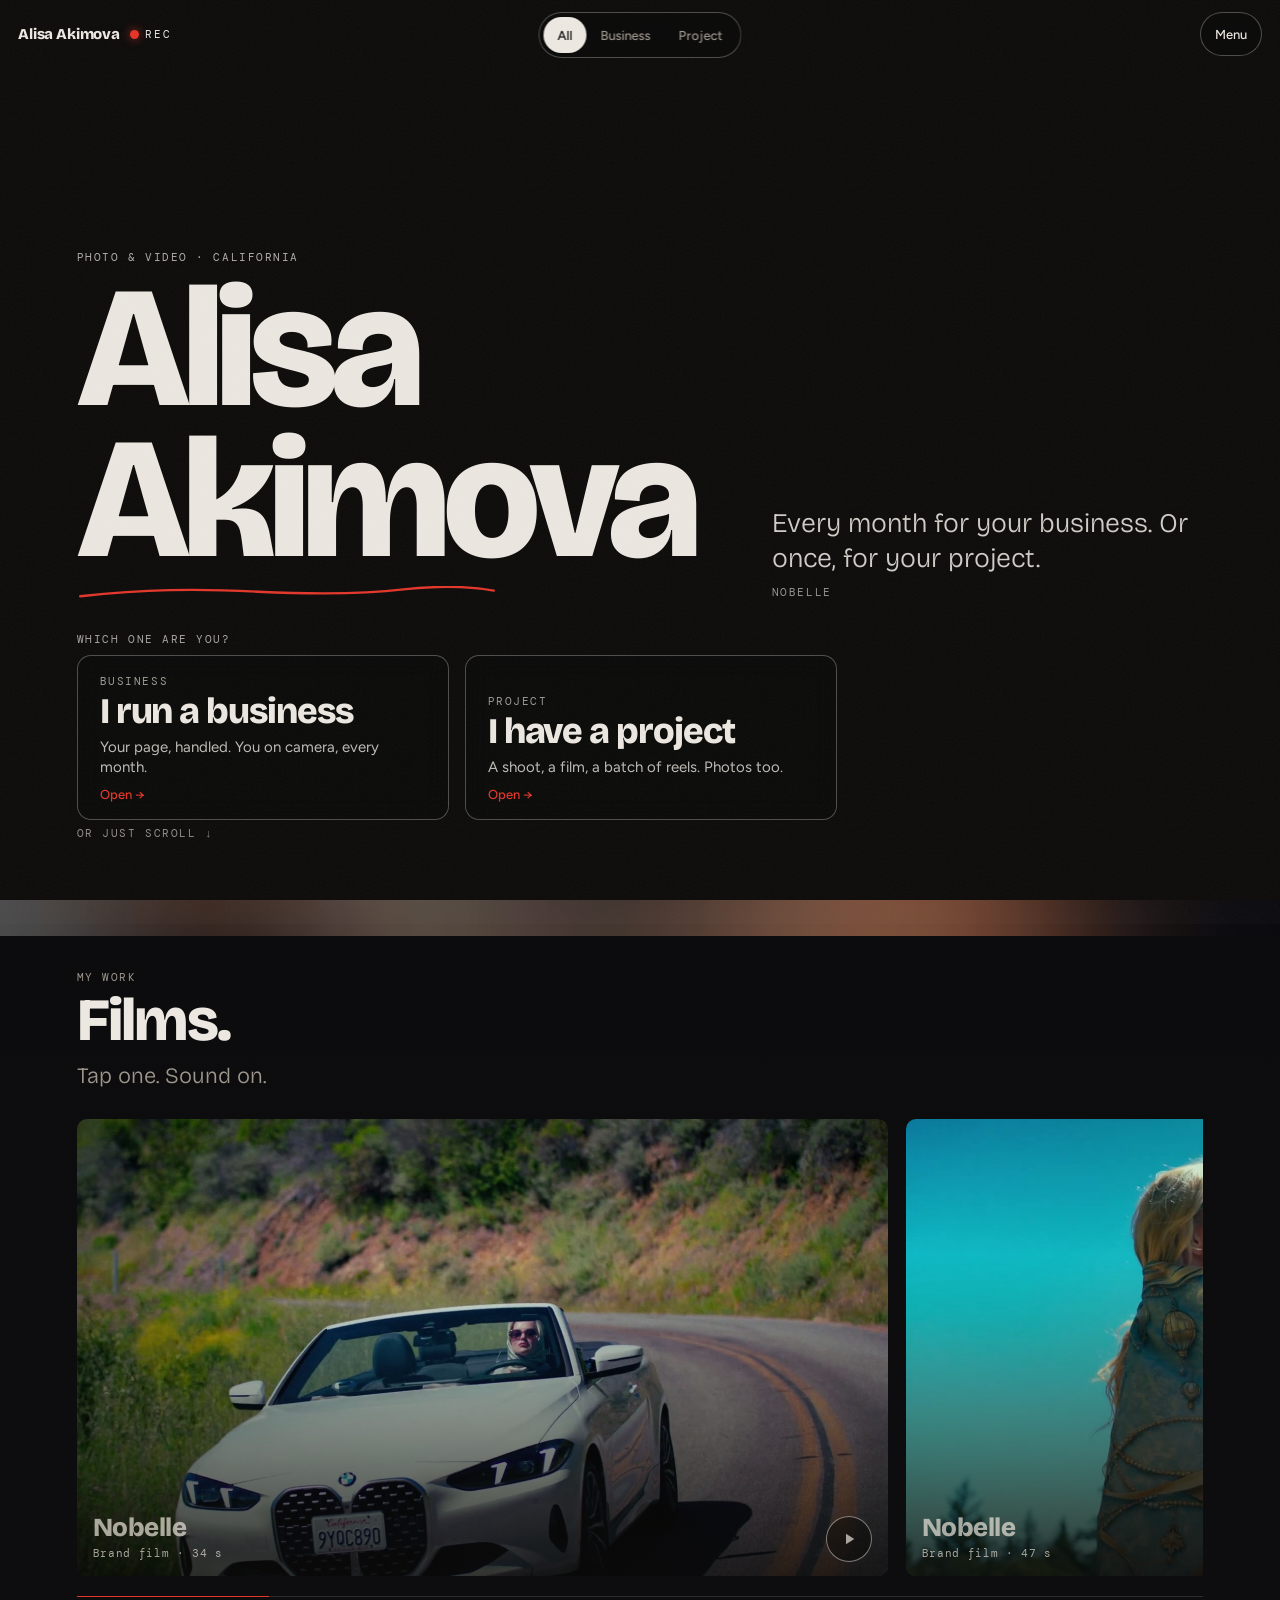
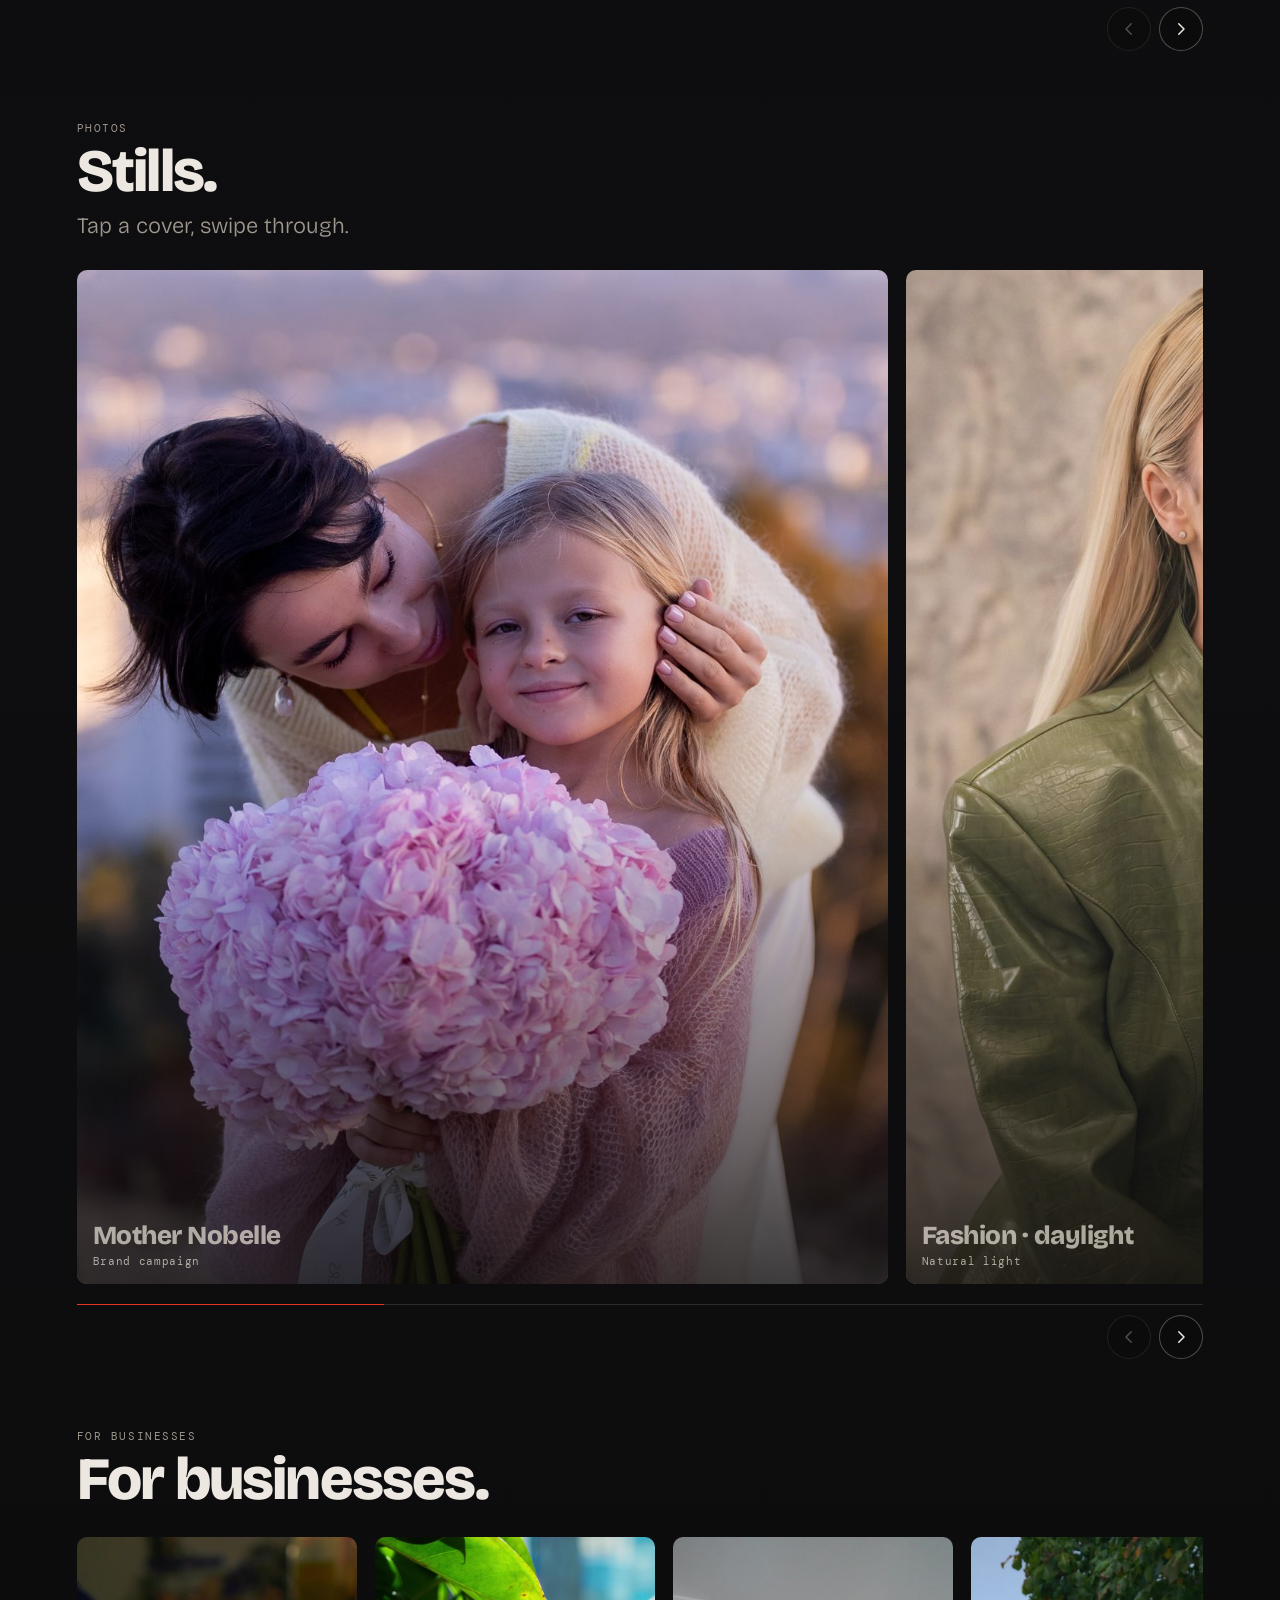
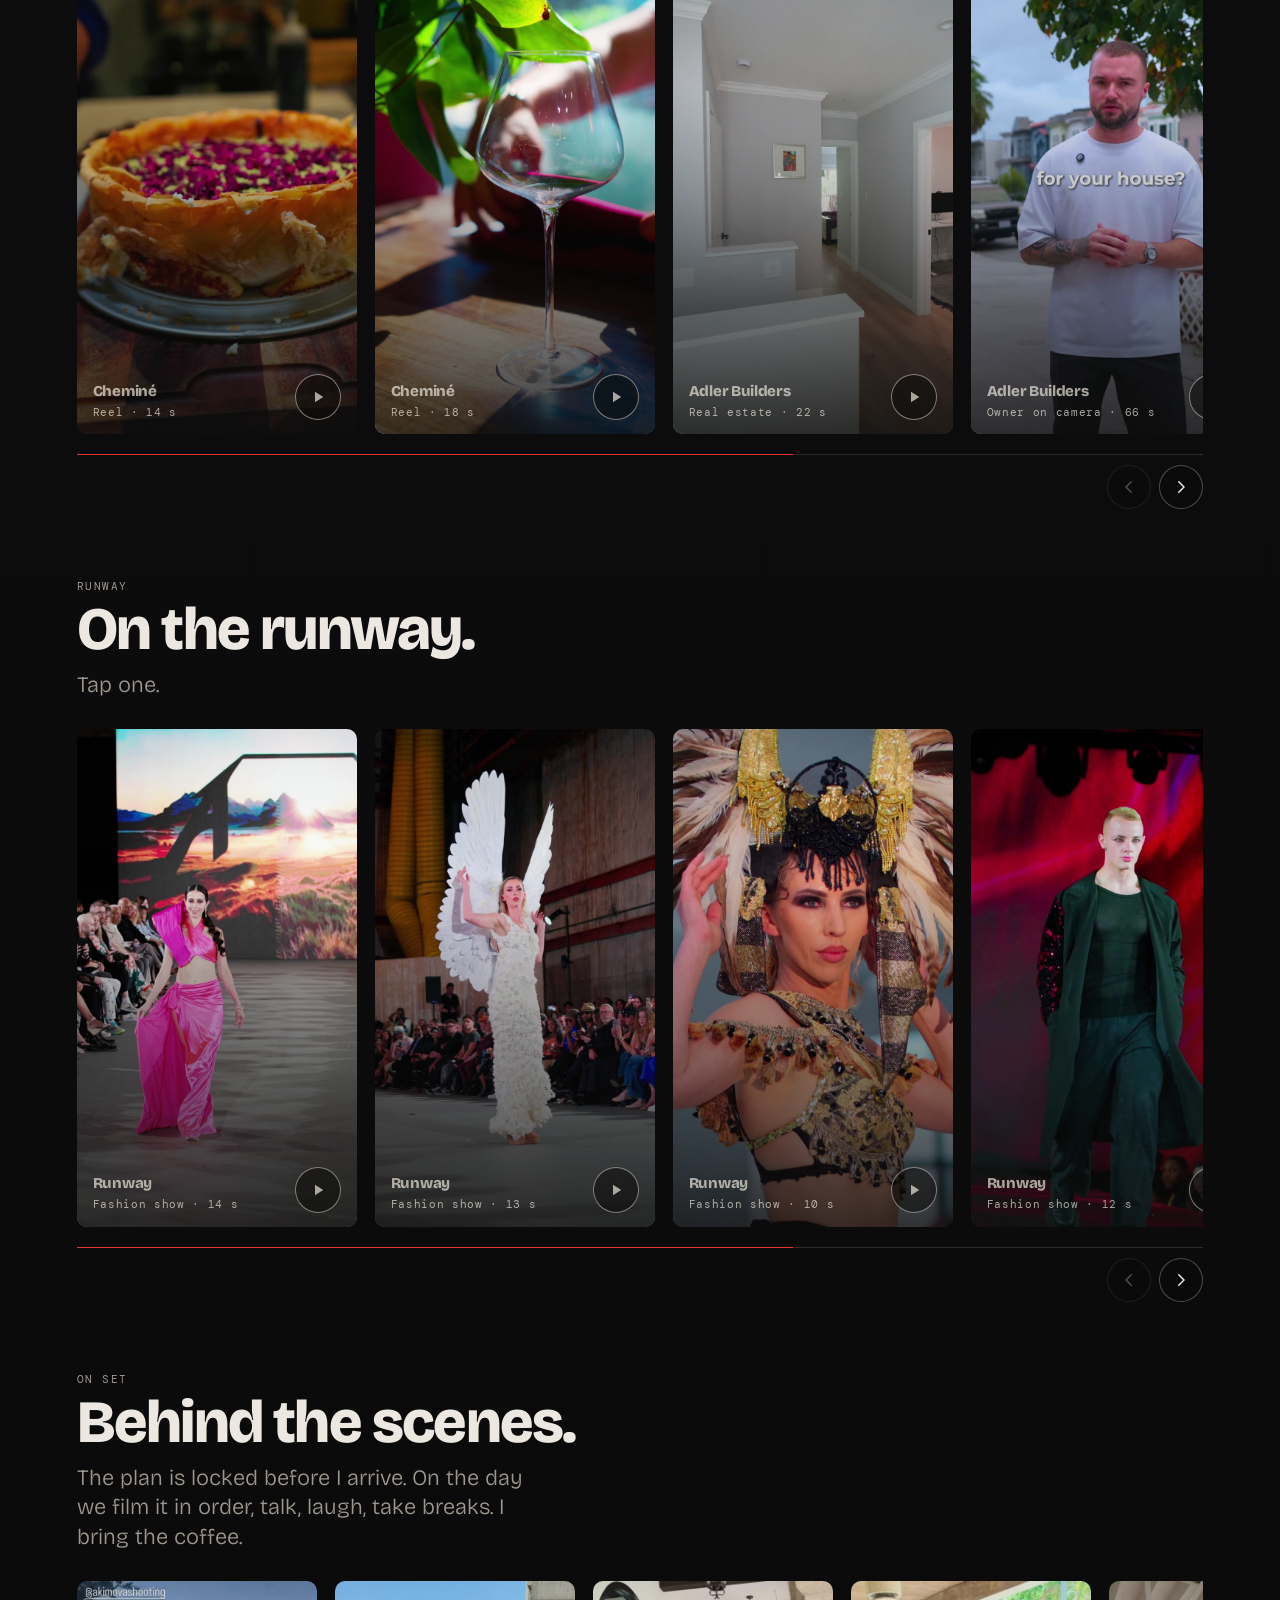
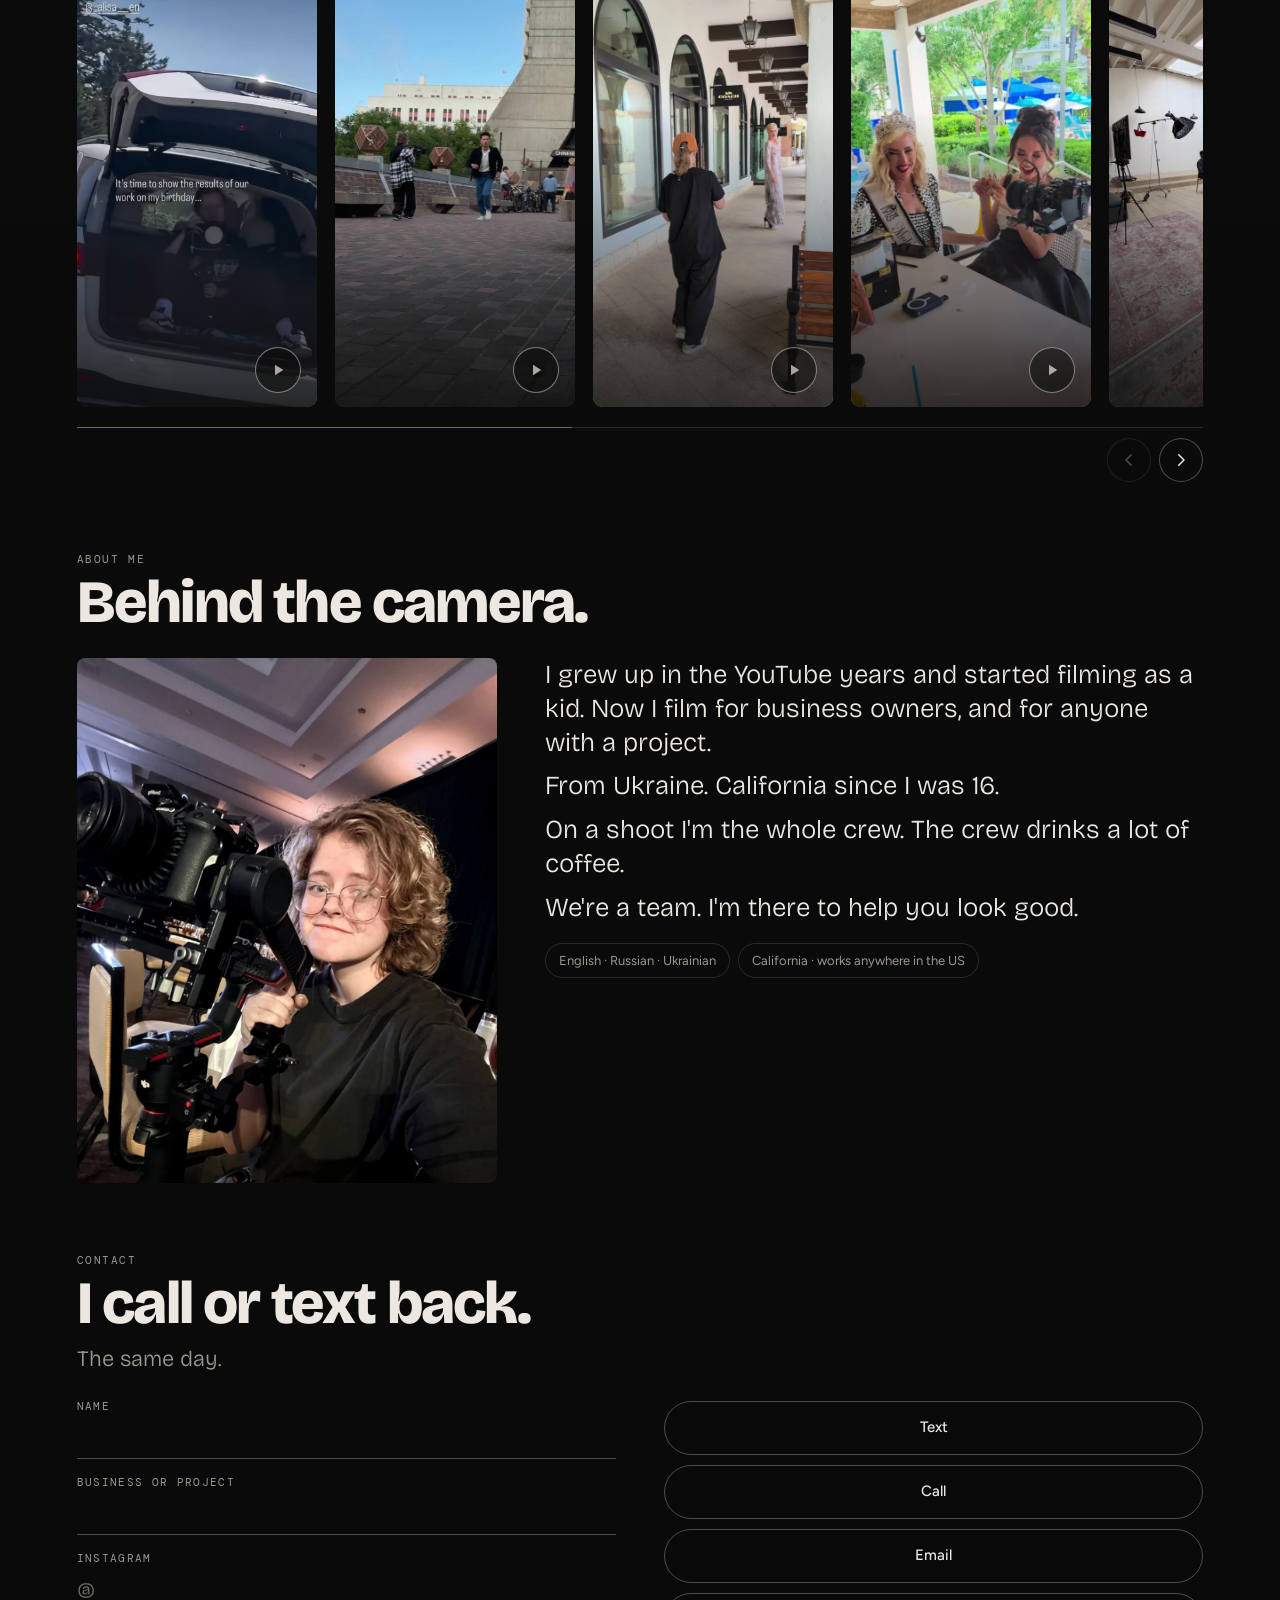
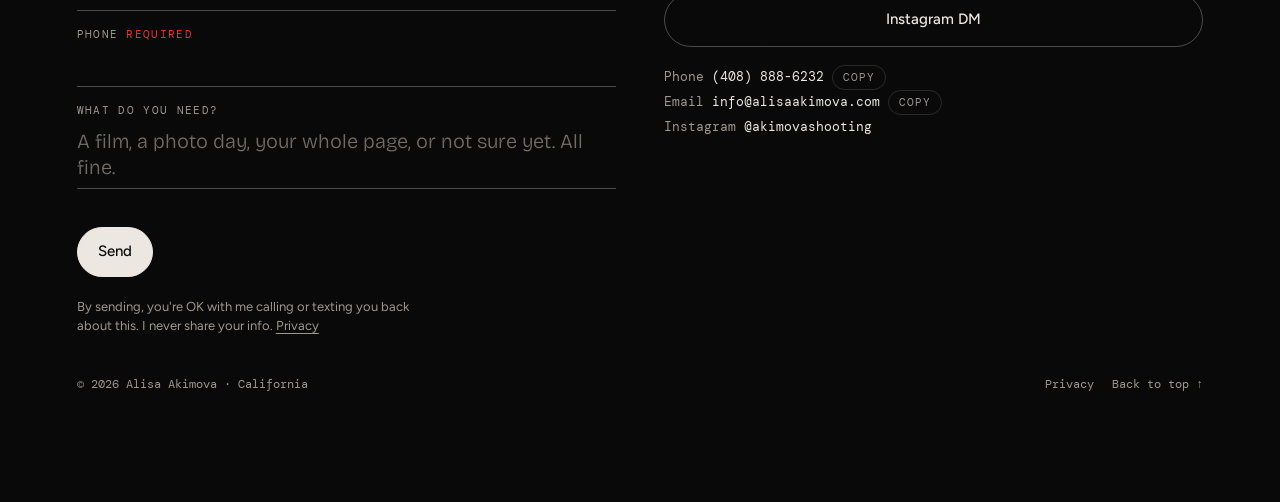
<file: index.html>
<!doctype html>
<html lang="en">
<head>
<meta charset="utf-8">
<meta name="viewport" content="width=device-width,initial-scale=1,viewport-fit=cover">
<title>Alisa Akimova · Photo & video · California</title>
<meta name="description" content="Photo and video for your business every month, or for your project once. Fashion films, reels, runway, real estate. Alisa Akimova, California.">
<link rel="canonical" href="https://alisaakimova.com/">
<meta name="theme-color" content="#0a0a0b">
<meta name="color-scheme" content="dark">
<meta name="build" content="b8df929e00af">
<meta property="og:type" content="website">
<meta property="og:url" content="https://alisaakimova.com/">
<meta property="og:title" content="Alisa Akimova">
<meta property="og:description" content="Photo & video. Every month for your business, or once for your project. California.">
<meta property="og:image" content="https://alisaakimova.com/og.jpg">
<meta property="og:image:width" content="1200">
<meta property="og:image:height" content="630">
<meta name="twitter:card" content="summary_large_image">
<link rel="icon" href="favicon.ico" sizes="any">
<link rel="icon" href="favicon-32.png" type="image/png" sizes="32x32">
<link rel="apple-touch-icon" href="apple-touch-icon.png">
</head>
<body>
<link rel="preconnect" href="https://fonts.googleapis.com">
<link rel="preconnect" href="https://fonts.gstatic.com" crossorigin>
<link rel="stylesheet" href="https://fonts.googleapis.com/css2?family=Bricolage+Grotesque:opsz,wght@12..96,300;12..96,500;12..96,800&family=Figtree:wght@400;500;600&family=DM+Mono:wght@400&family=Caveat:wght@500&display=swap">
<link rel="stylesheet" href="css/base.css">
<style>
/* Option E · two doors, her way. Layout only; tokens, fonts, grain and wash come from css/base.css. */
.flow{display:flex;flex-direction:column;transition:opacity .22s ease}
body.switching .flow{opacity:0}
/* the three states: no mode = everything, or one door. All sections stay in the DOM. */
html[data-mode="business"] .project-only,html[data-mode="business"] .neutral-only,
html[data-mode="project"] .business-only,html[data-mode="project"] .neutral-only,
html:not([data-mode]) .business-only,html:not([data-mode]) .project-only{display:none!important}
.hero{order:0}#work{order:2}#photos{order:3}#allbiz{order:4}#allrunway{order:5}#bts{order:6}
#owners{order:10}#business{order:11}#biz{order:12}#bizphotos{order:13}#sound{order:14}#month{order:15}
#projects{order:20}#project{order:21}#runway{order:22}#stills{order:23}#onset{order:24}#oneshoot{order:25}
#about{order:40}#contact{order:41}

/* 1 · first screen: her films behind her name, two doors */
.hero{position:relative;overflow:hidden;background:#0c0b0a;justify-content:flex-end;gap:22px;padding-bottom:calc(26px + env(safe-area-inset-bottom,0px))}
.reel{position:absolute;inset:0;z-index:0;background:#0c0b0a}
.reel video,.reel img{position:absolute;inset:0;width:100%;height:100%;object-fit:cover;object-position:50% 40%;opacity:0;transition:opacity 1.2s ease;display:block}
.reel .on{opacity:1}
.reel::after{content:"";position:absolute;inset:0;background:linear-gradient(180deg,rgba(10,10,11,.5) 0%,rgba(10,10,11,.06) 30%,rgba(10,10,11,.26) 56%,rgba(10,10,11,.9) 100%)}
.hero>*{position:relative;z-index:1}
.hero .reel{z-index:0}
.hero .eyebrow{color:rgba(236,232,225,.74);margin-bottom:10px}
.hero h1{font-size:clamp(54px,15.5vw,172px)}
.hero .one{color:rgba(236,232,225,.88);max-width:28ch}
.now{display:flex;align-items:center;gap:8px 18px;flex-wrap:wrap;margin-top:8px;font:11px/1.6 var(--mono);letter-spacing:.14em;text-transform:uppercase;color:rgba(236,232,225,.62)}
.now .snd{font:inherit;letter-spacing:inherit;text-transform:inherit;color:rgba(236,232,225,.85);border:1px solid rgba(236,232,225,.3);border-radius:999px;padding:9px 12px;min-height:34px;background:rgba(10,10,11,.35);-webkit-backdrop-filter:blur(8px);backdrop-filter:blur(8px)}
.now .snd[aria-pressed="true"]{border-color:var(--accent);color:var(--accent)}
.which{margin:6px 0 10px;font:11px/1 var(--mono);letter-spacing:.14em;text-transform:uppercase;color:rgba(236,232,225,.7)}
.doors{display:grid;grid-template-columns:1fr 1fr;gap:10px}
.door{position:relative;display:grid;gap:5px;align-content:end;text-align:left;min-height:124px;padding:14px 14px 13px;border-radius:14px;border:1px solid rgba(236,232,225,.3);background:rgba(10,10,11,.42);-webkit-backdrop-filter:blur(12px);backdrop-filter:blur(12px);transition:border-color .3s,background .3s,transform .3s,opacity .3s}
.door small{font:11px/1 var(--mono);letter-spacing:.14em;text-transform:uppercase;color:rgba(236,232,225,.66)}
.door b{font:800 clamp(19px,5.4vw,36px)/1 var(--display);letter-spacing:-.03em}
.door i{font:400 13px/1.35 var(--sans);font-style:normal;color:rgba(236,232,225,.8)}
.door em{font:500 13px/1 var(--sans);font-style:normal;color:var(--accent);margin-top:4px}
.door:hover,.door:focus-visible{border-color:rgba(236,232,225,.7);background:rgba(10,10,11,.56)}
.door:active{transform:scale(.985)}
.door .tag{position:absolute;top:-10px;right:12px;font:11px/1 var(--mono);letter-spacing:.1em;text-transform:uppercase;background:var(--accent);color:var(--accent-ink);padding:6px 9px;border-radius:999px;opacity:0;transform:translateY(-4px);transition:.3s}
html[data-mode="business"] .door-b,html[data-mode="project"] .door-p{border-color:var(--accent)}
html[data-mode="business"] .door-b .tag,html[data-mode="project"] .door-p .tag{opacity:1;transform:none}
html[data-mode="business"] .door-b em,html[data-mode="project"] .door-p em{display:none}
html[data-mode="business"] .door-p,html[data-mode="project"] .door-b{opacity:.66}
.hero .down{margin-top:2px;color:rgba(236,232,225,.6)}
html[data-mode] .hero .down{display:none}

/* the moment: a full-screen word when a door opens */
.moment{position:fixed;inset:0;z-index:55;background:var(--g0);display:grid;place-items:center;text-align:center;padding:6%;opacity:0;visibility:hidden;pointer-events:none;transition:opacity .3s,visibility 0s linear .3s}
.moment.on{opacity:1;visibility:visible;transition:opacity .18s}
.moment b{display:block;font:800 clamp(56px,17vw,190px)/.9 var(--display);letter-spacing:-.045em;transform:translateY(14px);transition:transform .55s cubic-bezier(.2,.7,.2,1)}
.moment.on b{transform:none}
.moment i{display:block;margin-top:16px;font:500 clamp(22px,5.4vw,38px)/1.2 var(--hand);color:var(--accent)}

/* the pills: All · Business · Project */
.sw{position:fixed;top:calc(66px + env(safe-area-inset-top,0px));left:50%;z-index:41;display:flex;padding:4px;border-radius:999px;border:1px solid var(--line2);background:var(--glass);-webkit-backdrop-filter:blur(10px);backdrop-filter:blur(10px);opacity:0;pointer-events:none;transform:translateX(-50%) translateY(-8px);transition:opacity .3s,transform .3s,top .3s}
body.sw-on .sw{opacity:1;pointer-events:auto;transform:translateX(-50%)}
#topbar.hide+.sw{top:calc(12px + env(safe-area-inset-top,0px))}
.sw button{font:500 13px/1 var(--sans);padding:10px 14px;border-radius:999px;color:var(--muted);min-height:36px;transition:.2s}
.sw button[aria-pressed="true"]{background:var(--ink);color:var(--g0)}
.sw button:hover{color:var(--ink)}
.sw button[aria-pressed="true"]:hover{color:var(--g0)}

/* text screens: words turn from grey to white as you scroll (A's device) */
.screen{min-height:88svh;display:flex;flex-direction:column;justify-content:center;padding-bottom:40px}
.tint{margin:0 0 .5em;font:500 clamp(27px,6.4vw,70px)/1.08 var(--display);letter-spacing:-.03em;max-width:19ch}
.tint span{color:rgba(236,232,225,.26);transition:color .5s}
.tint span.on{color:var(--ink)}
.tint.wink{font:500 clamp(25px,5.6vw,52px)/1.15 var(--hand);letter-spacing:0;max-width:24ch;margin-top:.4em}
.tint.wink span.on{color:var(--accent)}
.screen .row{margin-top:30px}

/* strips */
.photos .track>.cover{flex:0 0 72%}
.work.hover video{opacity:1}
.work.hover .cap{opacity:0}
.work.hover::after{content:"click for sound";position:absolute;left:12px;top:14px;font:11px/1 var(--mono);letter-spacing:.08em;text-transform:uppercase;color:rgba(236,232,225,.85)}

/* business */
.owners{display:grid;gap:14px;margin-top:28px}
.owners .pair{gap:10px}
.asks{display:grid;gap:30px;margin-top:30px}
.ask{border-top:1px solid var(--line);padding-top:18px}
.ask h3{margin:0;font:800 clamp(26px,6.8vw,44px)/1 var(--display);letter-spacing:-.03em}
.ask h3::before{content:"\201C";color:var(--accent)}
.ask h3::after{content:"\201D";color:var(--accent)}
.ask p{margin:12px 0 0;font:300 clamp(18px,4.4vw,23px)/1.35 var(--display);color:var(--muted);max-width:36ch}
.ask p b{font-weight:500;color:var(--ink)}
.month .lines{margin-top:22px}
.month .lines .opt{color:var(--muted)}
.month .lines .opt b{font-weight:500;color:var(--ink)}
.month .sub{margin:48px 0 0}
.month .deal{max-width:30ch}
.range{display:grid;gap:14px;margin-top:28px}
.range .films{display:grid;gap:14px}

/* project */
.films .grid{margin-top:28px}
.shoot{display:grid;gap:30px;margin-top:10px}
.shoot .way{margin-top:20px}
.shoot .steps{margin-top:22px}
.shoot .oneline{margin-top:16px}
.three{margin-top:40px}
.about .lines span span{display:inline}

/* REC: a camera's recording light next to her name */
.mark{display:inline-flex;align-items:center;gap:10px}
.rec{display:inline-flex;align-items:center;gap:6px;font:400 11px/1 var(--mono);letter-spacing:.16em;color:var(--ink)}
.rec i{width:9px;height:9px;border-radius:50%;background:var(--accent);box-shadow:0 0 10px rgba(229,54,42,.7);animation:rec 1.4s steps(1,end) infinite}
@keyframes rec{0%,60%{opacity:1}61%,100%{opacity:.15}}
@media (prefers-reduced-motion:reduce){.rec i{animation:none}}

/* project · fashion films: big ones first, then the rest; a fold for more Nobelle */
.fgrid{display:grid;gap:14px;margin-top:28px}
.fgrid .work{aspect-ratio:16/9}
.more{display:grid;gap:14px}
.more-btn{justify-self:start;display:inline-flex;align-items:center;gap:10px;min-height:46px;padding:10px 18px;border-radius:999px;border:1px solid var(--line2);font:500 14px/1 var(--sans);color:var(--ink);background:var(--glass)}
.more-btn b{font:300 22px/1 var(--display);color:var(--accent);transition:transform .3s}
.more-btn[aria-expanded="true"] b{transform:rotate(45deg)}
.more-box{display:grid;gap:14px}
.more-box[hidden]{display:none}

/* tall strips: runway, for businesses */
.tallstrip .track>.work,.biz .slides .track>.work,#runway .slides .track>.work{flex:0 0 62%;aspect-ratio:9/16}

@media (max-width:899px){
  .owners .pair .work .cap b{font-size:17px}
  .owners .pair .work .cap span span{display:none}
  .owners .pair .work .cap .pl{width:38px;height:38px}
}
@media (min-width:900px){
  .hero{padding-bottom:56px;gap:26px}
  .hero .head{display:grid;grid-template-columns:1.2fr .8fr;align-items:end;gap:48px}
  .hero .one{font-size:clamp(22px,2.1vw,30px);max-width:26ch;margin:0 0 6px}
  .doors{gap:16px;max-width:760px}
  .door{min-height:150px;padding:20px 22px 18px;gap:7px}
  .door i{font-size:15px;max-width:30ch}
  .sw{top:calc(12px + env(safe-area-inset-top,0px));opacity:1;pointer-events:auto;transform:translateX(-50%)}
  .screen .inner{max-width:1440px;width:100%}
  .owners{grid-template-columns:1.4fr 1fr 1fr;gap:18px;align-items:end;max-width:1080px}
  .owners .pair{display:contents}
  .asks{grid-template-columns:1fr 1fr;gap:44px 56px}
  .range{grid-template-columns:1fr 1fr;gap:18px;align-items:start}
  .range .pair{grid-column:auto;gap:18px}
  .range .films{gap:18px}
  .three{grid-template-columns:repeat(3,1fr);gap:40px;font-size:clamp(19px,1.7vw,24px)}
  .fgrid{grid-template-columns:1fr 1fr;gap:18px}
  .fgrid .big{grid-column:span 2}
  .more{position:relative;aspect-ratio:16/9;place-items:center;border:1px dashed var(--line2);border-radius:10px}
  .more-btn{justify-self:center}
  .more[data-open]{border:0;place-items:stretch}
  .more[data-open] .more-btn{position:absolute;top:10px;left:10px;z-index:3;min-height:38px;padding:6px 14px}
  .more[data-open] .more-box,.more[data-open] .more-box .work{height:100%}
  .tallstrip .track>.work,.biz .slides .track>.work,#runway .slides .track>.work{flex:0 0 280px}
  .shoot{grid-template-columns:1fr 1fr;gap:56px;align-items:start}
  .shoot .steps{grid-template-columns:1fr;gap:18px}
  .shoot .step{grid-template-columns:auto 1fr;gap:16px}
}
</style>
<script>
(function(){ var h=location.hash.replace('#',''); if(h==='business'||h==='project') document.documentElement.setAttribute('data-mode',h); })();
</script>
<div class="grain" aria-hidden="true"></div>
<div class="wash" aria-hidden="true"><img src="media/wash-1.jpg" alt="" data-wash="1" class="on"><img src="media/wash-2.jpg" alt="" data-wash="2"><img src="media/wash-3.jpg" alt="" data-wash="3"><img src="media/wash-4.jpg" alt="" data-wash="4"><img src="media/wash-5.jpg" alt="" data-wash="5"></div>
<div id="cfg" data-phone="+14088886232" data-phone-pretty="(408) 888-6232" data-form="https://api.web3forms.com/submit"></div>

<header class="top" id="topbar">
  <a class="mark" href="#top">Alisa Akimova<span class="rec" aria-hidden="true"><i></i>REC</span></a>
  <button class="menu-btn" id="menuBtn" type="button" aria-expanded="false" aria-controls="menu">Menu</button>
</header>
<div class="sw" id="sw" role="group" aria-label="Which page do you want">
  <button class="pill" type="button" data-m="" aria-pressed="true">All</button>
  <button class="pill" type="button" data-m="business" aria-pressed="false">Business</button>
  <button class="pill" type="button" data-m="project" aria-pressed="false">Project</button>
</div>

<div class="menu" id="menu" role="dialog" aria-modal="true" aria-label="Menu">
  <button class="close" id="menuClose" type="button" aria-label="Close"><svg viewBox="0 0 24 24" width="18" height="18" aria-hidden="true"><path d="M6 6l12 12M18 6L6 18" stroke="currentColor" stroke-width="2" stroke-linecap="round"/></svg></button>
  <div>
    <h2 class="name">Alisa Akimova<i>Every month for your business. Or once, for your project.</i></h2>
    <nav>
      <a href="#work" data-all>All my work</a>
      <a href="#business">For business owners</a>
      <a href="#project">For projects</a>
      <a href="#about">About me</a>
      <a href="#contact">Contact</a>
      <a href="#contact" class="go" data-sms>Text me</a>
    </nav>
  </div>
</div>

<div class="moment" id="moment" aria-hidden="true"><div><b id="momentWord">Business.</b><i id="momentSub"></i></div></div>

<main class="flow">

<!-- 1 · FIRST SCREEN: her films behind her name, two doors -->
<section class="hero" id="top" data-wash="1">
  <div class="reel" id="reel" aria-hidden="true">
    <img src="media/reel-1.jpg" alt="" class="on" id="reelPoster">
    <video playsinline muted preload="auto" id="reelA"></video>
    <video playsinline muted preload="none" id="reelB"></video>
  </div>
  <div class="head">
    <div>
      <div class="eyebrow">Photo &amp; video · California</div>
      <h1>Alisa<br>Akimova<svg class="scribble" viewBox="0 0 260 14" fill="none" aria-hidden="true" preserveAspectRatio="none"><path d="M2 9c40-6 70-7 110-4 30 2 60 3 90-2 20-3 40-3 56 1" stroke="currentColor" stroke-width="2.4" stroke-linecap="round" vector-effect="non-scaling-stroke"/></svg></h1>
    </div>
    <div>
      <p class="one">Every month for your business. Or once, for your project.</p>
      <div class="now"><span id="nowPlaying">Nobelle</span></div>
    </div>
  </div>
  <div>
    <p class="which">Which one are you?</p>
    <div class="doors">
      <button class="door door-b" type="button" data-m="business" aria-pressed="false"><span class="tag" aria-hidden="true">You're here</span><small>Business</small><b>I run a business</b><i>Your page, handled. You on camera, every month.</i><em>Open →</em></button>
      <button class="door door-p" type="button" data-m="project" aria-pressed="false"><span class="tag" aria-hidden="true">You're here</span><small>Project</small><b>I have a project</b><i>A shoot, a film, a batch of reels. Photos too.</i><em>Open →</em></button>
    </div>
    <a class="down" href="#work">Or just scroll ↓</a>
  </div>
</section>

<!-- EVERYTHING · films -->
<section class="neutral-only" id="work" data-wash="3">
  <div class="eyebrow">My work</div>
  <h2>Films.</h2>
  <p class="lede">Tap one. Sound on.</p>
  <div class="slides"><div class="track"><button class="work film" data-src="media/nobelle-carbeach.mp4" type="button" aria-label="Play Nobelle. Brand film · 34 s. Sound on."><img src="media/nobelle-carbeach.jpg" alt="Nobelle, car and beach" loading="lazy"><video playsinline preload="none"></video><span class="veil"></span><span class="cap"><span><b>Nobelle</b><span>Brand film · 34 s</span></span><span class="pl"><svg viewBox="0 0 24 24" width="18" height="18" aria-hidden="true"><path d="M8 5v14l11-7z" fill="currentColor"/></svg></span></span><span class="stop" aria-hidden="true"><svg viewBox="0 0 24 24" width="14" height="14" aria-hidden="true"><path d="M6 6l12 12M18 6L6 18" stroke="currentColor" stroke-width="2" stroke-linecap="round"/></svg></span></button><button class="work film" data-src="media/nobelle-wind.mp4" type="button" aria-label="Play Nobelle. Brand film · 47 s. Sound on."><img src="media/nobelle-wind.jpg" alt="Nobelle, wind in the hills" loading="lazy"><video playsinline preload="none"></video><span class="veil"></span><span class="cap"><span><b>Nobelle</b><span>Brand film · 47 s</span></span><span class="pl"><svg viewBox="0 0 24 24" width="18" height="18" aria-hidden="true"><path d="M8 5v14l11-7z" fill="currentColor"/></svg></span></span><span class="stop" aria-hidden="true"><svg viewBox="0 0 24 24" width="14" height="14" aria-hidden="true"><path d="M6 6l12 12M18 6L6 18" stroke="currentColor" stroke-width="2" stroke-linecap="round"/></svg></span></button><button class="work film" data-src="media/eddy-blue.mp4" type="button" aria-label="Play Eddy by Eddie. Fashion film · 35 s. Sound on."><img src="media/eddy-blue.jpg" alt="Eddy by Eddie, blue hour under the arches" loading="lazy"><video playsinline preload="none"></video><span class="veil"></span><span class="cap"><span><b>Eddy by Eddie</b><span>Fashion film · 35 s</span></span><span class="pl"><svg viewBox="0 0 24 24" width="18" height="18" aria-hidden="true"><path d="M8 5v14l11-7z" fill="currentColor"/></svg></span></span><span class="stop" aria-hidden="true"><svg viewBox="0 0 24 24" width="14" height="14" aria-hidden="true"><path d="M6 6l12 12M18 6L6 18" stroke="currentColor" stroke-width="2" stroke-linecap="round"/></svg></span></button><button class="work film" data-src="media/eddy-church.mp4" type="button" aria-label="Play Eddy by Eddie. Fashion film · 15 s. Sound on."><img src="media/eddy-church.jpg" alt="Eddy by Eddie, pink dress on the church steps" loading="lazy"><video playsinline preload="none"></video><span class="veil"></span><span class="cap"><span><b>Eddy by Eddie</b><span>Fashion film · 15 s</span></span><span class="pl"><svg viewBox="0 0 24 24" width="18" height="18" aria-hidden="true"><path d="M8 5v14l11-7z" fill="currentColor"/></svg></span></span><span class="stop" aria-hidden="true"><svg viewBox="0 0 24 24" width="14" height="14" aria-hidden="true"><path d="M6 6l12 12M18 6L6 18" stroke="currentColor" stroke-width="2" stroke-linecap="round"/></svg></span></button><button class="work film" data-src="media/eddy-rocks.mp4" type="button" aria-label="Play Eddy by Eddie. Fashion film · 23 s. Sound on."><img src="media/eddy-rocks.jpg" alt="Eddy by Eddie, red scarf on the rocks" loading="lazy"><video playsinline preload="none"></video><span class="veil"></span><span class="cap"><span><b>Eddy by Eddie</b><span>Fashion film · 23 s</span></span><span class="pl"><svg viewBox="0 0 24 24" width="18" height="18" aria-hidden="true"><path d="M8 5v14l11-7z" fill="currentColor"/></svg></span></span><span class="stop" aria-hidden="true"><svg viewBox="0 0 24 24" width="14" height="14" aria-hidden="true"><path d="M6 6l12 12M18 6L6 18" stroke="currentColor" stroke-width="2" stroke-linecap="round"/></svg></span></button><button class="work film" data-src="media/eddy-shore.mp4" type="button" aria-label="Play Eddy by Eddie. Fashion film · 20 s. Sound on."><img src="media/eddy-shore.jpg" alt="Eddy by Eddie, wind on the shore" loading="lazy"><video playsinline preload="none"></video><span class="veil"></span><span class="cap"><span><b>Eddy by Eddie</b><span>Fashion film · 20 s</span></span><span class="pl"><svg viewBox="0 0 24 24" width="18" height="18" aria-hidden="true"><path d="M8 5v14l11-7z" fill="currentColor"/></svg></span></span><span class="stop" aria-hidden="true"><svg viewBox="0 0 24 24" width="14" height="14" aria-hidden="true"><path d="M6 6l12 12M18 6L6 18" stroke="currentColor" stroke-width="2" stroke-linecap="round"/></svg></span></button><button class="work film" data-src="media/jonathan-man.mp4" type="button" aria-label="Play Jhonatan Salic. Fashion film · 22 s. Sound on."><img src="media/jonathan-man.jpg" alt="Jhonatan Salic, a man in a black coat in the city and on the bridge at night" loading="lazy"><video playsinline preload="none"></video><span class="veil"></span><span class="cap"><span><b>Jhonatan Salic</b><span>Fashion film · 22 s</span></span><span class="pl"><svg viewBox="0 0 24 24" width="18" height="18" aria-hidden="true"><path d="M8 5v14l11-7z" fill="currentColor"/></svg></span></span><span class="stop" aria-hidden="true"><svg viewBox="0 0 24 24" width="14" height="14" aria-hidden="true"><path d="M6 6l12 12M18 6L6 18" stroke="currentColor" stroke-width="2" stroke-linecap="round"/></svg></span></button><button class="work film" data-src="media/jonathan-day.mp4" type="button" aria-label="Play Jhonatan Salic. Fashion film · 62 s. Sound on."><img src="media/jonathan-day.jpg" alt="Jhonatan Salic and a model walking under stone columns" loading="lazy"><video playsinline preload="none"></video><span class="veil"></span><span class="cap"><span><b>Jhonatan Salic</b><span>Fashion film · 62 s</span></span><span class="pl"><svg viewBox="0 0 24 24" width="18" height="18" aria-hidden="true"><path d="M8 5v14l11-7z" fill="currentColor"/></svg></span></span><span class="stop" aria-hidden="true"><svg viewBox="0 0 24 24" width="14" height="14" aria-hidden="true"><path d="M6 6l12 12M18 6L6 18" stroke="currentColor" stroke-width="2" stroke-linecap="round"/></svg></span></button></div><div class="strip-line" aria-hidden="true"><i></i></div><div class="strip-foot"><span class="hint">Swipe sideways</span><span class="arrows"><button type="button" data-dir="-1" aria-label="Previous"><svg viewBox="0 0 24 24" width="18" height="18" aria-hidden="true"><path d="M15 5l-7 7 7 7" fill="none" stroke="currentColor" stroke-width="2" stroke-linecap="round" stroke-linejoin="round"/></svg></button><button type="button" data-dir="1" aria-label="Next"><svg viewBox="0 0 24 24" width="18" height="18" aria-hidden="true"><path d="M9 5l7 7-7 7" fill="none" stroke="currentColor" stroke-width="2" stroke-linecap="round" stroke-linejoin="round"/></svg></button></span></div></div>
</section>

<!-- EVERYTHING · photos -->
<section class="photos neutral-only" id="photos" data-wash="4">
  <div class="eyebrow">Photos</div>
  <h2>Stills.</h2>
  <p class="lede">Tap a cover, swipe through.</p>
  <div class="slides"><div class="track"><button class="cover" type="button" data-gallery="nobelle" data-start="1" aria-label="Open the set: Mother Nobelle, Brand campaign"><img src="photos/nobelle-02.jpg" alt="Mother Nobelle collection, mother holding her daughter with pink hydrangeas" loading="lazy"><span class="veil"></span><span class="cap"><span><b>Mother Nobelle</b><span>Brand campaign</span></span></span></button><button class="cover" type="button" data-gallery="lera" data-start="1" aria-label="Open the set: Fashion · daylight, Natural light"><img src="photos/lera-02.jpg" alt="Lera in a green leather jacket against a marble wall, natural light" loading="lazy"><span class="veil"></span><span class="cap"><span><b>Fashion · daylight</b><span>Natural light</span></span></span></button><button class="cover" type="button" data-gallery="fashion" aria-label="Open the set: Fashion · flash, Direct flash"><img src="photos/fashion-01.jpg" alt="Lala in an orange suit and white platform boots, direct flash" loading="lazy"><span class="veil"></span><span class="cap"><span><b>Fashion · flash</b><span>Direct flash</span></span></span></button><button class="cover" type="button" data-gallery="realestate" data-start="2" aria-label="Open the set: Real estate, A remodeled apartment"><img src="photos/realestate-03.jpg" alt="Remodeled kitchen with light oak cabinets and a stainless fridge" loading="lazy"><span class="veil"></span><span class="cap"><span><b>Real estate</b><span>A remodeled apartment</span></span></span></button><button class="cover" type="button" data-gallery="conference" aria-label="Open the set: Conference, Event"><img src="photos/kolosov-08.jpg" alt="Two men in conversation at a conference, one smiling" loading="lazy"><span class="veil"></span><span class="cap"><span><b>Conference</b><span>Event</span></span></span></button></div><div class="strip-line" aria-hidden="true"><i></i></div><div class="strip-foot"><span class="hint">Swipe sideways</span><span class="arrows"><button type="button" data-dir="-1" aria-label="Previous"><svg viewBox="0 0 24 24" width="18" height="18" aria-hidden="true"><path d="M15 5l-7 7 7 7" fill="none" stroke="currentColor" stroke-width="2" stroke-linecap="round" stroke-linejoin="round"/></svg></button><button type="button" data-dir="1" aria-label="Next"><svg viewBox="0 0 24 24" width="18" height="18" aria-hidden="true"><path d="M9 5l7 7-7 7" fill="none" stroke="currentColor" stroke-width="2" stroke-linecap="round" stroke-linejoin="round"/></svg></button></span></div></div>
</section>

<!-- EVERYTHING · for businesses (Cheminé, the house, owners on camera in one strip) -->
<section class="neutral-only" id="allbiz" data-wash="2">
  <div class="eyebrow">For businesses</div>
  <h2>For businesses.</h2>
  <div class="slides tallstrip"><div class="track"><button class="work tall" data-src="media/cheminee-cheesecake.mp4" type="button" aria-label="Play Cheminé. Reel · 14 s. Sound on."><img src="media/cheminee-cheesecake.jpg" alt="Cheminé, a pistachio and rose-petal cheesecake being cut" loading="lazy"><video playsinline preload="none"></video><span class="veil"></span><span class="cap"><span><b>Cheminé</b><span>Reel · 14 s</span></span><span class="pl"><svg viewBox="0 0 24 24" width="18" height="18" aria-hidden="true"><path d="M8 5v14l11-7z" fill="currentColor"/></svg></span></span><span class="stop" aria-hidden="true"><svg viewBox="0 0 24 24" width="14" height="14" aria-hidden="true"><path d="M6 6l12 12M18 6L6 18" stroke="currentColor" stroke-width="2" stroke-linecap="round"/></svg></span></button><button class="work tall" data-src="media/cheminee-wine.mp4" type="button" aria-label="Play Cheminé. Reel · 18 s. Sound on."><img src="media/cheminee-wine.jpg" alt="Cheminé, red wine poured into a glass on a pink tablecloth" loading="lazy"><video playsinline preload="none"></video><span class="veil"></span><span class="cap"><span><b>Cheminé</b><span>Reel · 18 s</span></span><span class="pl"><svg viewBox="0 0 24 24" width="18" height="18" aria-hidden="true"><path d="M8 5v14l11-7z" fill="currentColor"/></svg></span></span><span class="stop" aria-hidden="true"><svg viewBox="0 0 24 24" width="14" height="14" aria-hidden="true"><path d="M6 6l12 12M18 6L6 18" stroke="currentColor" stroke-width="2" stroke-linecap="round"/></svg></span></button><button class="work tall" data-src="media/adler-waller.mp4" type="button" aria-label="Play Adler Builders. Real estate · 22 s. Sound on."><img src="media/adler-waller.jpg" alt="A remodeled house, walking through bright rooms" loading="lazy"><video playsinline preload="none"></video><span class="veil"></span><span class="cap"><span><b>Adler Builders</b><span>Real estate · 22 s</span></span><span class="pl"><svg viewBox="0 0 24 24" width="18" height="18" aria-hidden="true"><path d="M8 5v14l11-7z" fill="currentColor"/></svg></span></span><span class="stop" aria-hidden="true"><svg viewBox="0 0 24 24" width="14" height="14" aria-hidden="true"><path d="M6 6l12 12M18 6L6 18" stroke="currentColor" stroke-width="2" stroke-linecap="round"/></svg></span></button><button class="work tall" data-src="media/adler-1906.mp4" type="button" aria-label="Play Adler Builders. Owner on camera · 66 s. Sound on."><img src="media/adler-1906.jpg" alt="Mark of Adler Builders talking in front of a 1906 house" loading="lazy"><video playsinline preload="none"></video><span class="veil"></span><span class="cap"><span><b>Adler Builders</b><span>Owner on camera · 66 s</span></span><span class="pl"><svg viewBox="0 0 24 24" width="18" height="18" aria-hidden="true"><path d="M8 5v14l11-7z" fill="currentColor"/></svg></span></span><span class="stop" aria-hidden="true"><svg viewBox="0 0 24 24" width="14" height="14" aria-hidden="true"><path d="M6 6l12 12M18 6L6 18" stroke="currentColor" stroke-width="2" stroke-linecap="round"/></svg></span></button><button class="work tall" data-src="media/adler-top4.mp4" type="button" aria-label="Play Adler Builders. Owner on camera · 52 s. Sound on."><img src="media/adler-top4.jpg" alt="Mark of Adler Builders counting down his top four" loading="lazy"><video playsinline preload="none"></video><span class="veil"></span><span class="cap"><span><b>Adler Builders</b><span>Owner on camera · 52 s</span></span><span class="pl"><svg viewBox="0 0 24 24" width="18" height="18" aria-hidden="true"><path d="M8 5v14l11-7z" fill="currentColor"/></svg></span></span><span class="stop" aria-hidden="true"><svg viewBox="0 0 24 24" width="14" height="14" aria-hidden="true"><path d="M6 6l12 12M18 6L6 18" stroke="currentColor" stroke-width="2" stroke-linecap="round"/></svg></span></button><button class="work tall" data-src="media/adler-teardown.mp4" type="button" aria-label="Play Adler Builders. Owner on camera · 41 s. Sound on."><img src="media/adler-teardown.jpg" alt="Mark of Adler Builders on keeping or tearing down a house" loading="lazy"><video playsinline preload="none"></video><span class="veil"></span><span class="cap"><span><b>Adler Builders</b><span>Owner on camera · 41 s</span></span><span class="pl"><svg viewBox="0 0 24 24" width="18" height="18" aria-hidden="true"><path d="M8 5v14l11-7z" fill="currentColor"/></svg></span></span><span class="stop" aria-hidden="true"><svg viewBox="0 0 24 24" width="14" height="14" aria-hidden="true"><path d="M6 6l12 12M18 6L6 18" stroke="currentColor" stroke-width="2" stroke-linecap="round"/></svg></span></button></div><div class="strip-line" aria-hidden="true"><i></i></div><div class="strip-foot"><span class="hint">Swipe sideways</span><span class="arrows"><button type="button" data-dir="-1" aria-label="Previous"><svg viewBox="0 0 24 24" width="18" height="18" aria-hidden="true"><path d="M15 5l-7 7 7 7" fill="none" stroke="currentColor" stroke-width="2" stroke-linecap="round" stroke-linejoin="round"/></svg></button><button type="button" data-dir="1" aria-label="Next"><svg viewBox="0 0 24 24" width="18" height="18" aria-hidden="true"><path d="M9 5l7 7-7 7" fill="none" stroke="currentColor" stroke-width="2" stroke-linecap="round" stroke-linejoin="round"/></svg></button></span></div></div>
</section>

<!-- EVERYTHING · runway -->
<section class="neutral-only" id="allrunway" data-wash="3">
  <div class="eyebrow">Runway</div>
  <h2>On the runway.</h2>
  <p class="lede">Tap one.</p>
  <div class="slides tallstrip"><div class="track"><button class="work tall" data-src="media/runway-tanya.mp4" type="button" aria-label="Play Runway. Fashion show · 14 s. Sound on."><img src="media/runway-tanya.jpg" alt="A model in a pink satin gown walking the runway" loading="lazy"><video playsinline preload="none"></video><span class="veil"></span><span class="cap"><span><b>Runway</b><span>Fashion show · 14 s</span></span><span class="pl"><svg viewBox="0 0 24 24" width="18" height="18" aria-hidden="true"><path d="M8 5v14l11-7z" fill="currentColor"/></svg></span></span><span class="stop" aria-hidden="true"><svg viewBox="0 0 24 24" width="14" height="14" aria-hidden="true"><path d="M6 6l12 12M18 6L6 18" stroke="currentColor" stroke-width="2" stroke-linecap="round"/></svg></span></button><button class="work tall" data-src="media/runway-wings.mp4" type="button" aria-label="Play Runway. Fashion show · 13 s. Sound on."><img src="media/runway-wings.jpg" alt="A model in a white gown with big angel wings on the runway" loading="lazy"><video playsinline preload="none"></video><span class="veil"></span><span class="cap"><span><b>Runway</b><span>Fashion show · 13 s</span></span><span class="pl"><svg viewBox="0 0 24 24" width="18" height="18" aria-hidden="true"><path d="M8 5v14l11-7z" fill="currentColor"/></svg></span></span><span class="stop" aria-hidden="true"><svg viewBox="0 0 24 24" width="14" height="14" aria-hidden="true"><path d="M6 6l12 12M18 6L6 18" stroke="currentColor" stroke-width="2" stroke-linecap="round"/></svg></span></button><button class="work tall" data-src="media/runway-gold.mp4" type="button" aria-label="Play Runway. Fashion show · 10 s. Sound on."><img src="media/runway-gold.jpg" alt="A model in a gold Egyptian headdress and gold top on the runway" loading="lazy"><video playsinline preload="none"></video><span class="veil"></span><span class="cap"><span><b>Runway</b><span>Fashion show · 10 s</span></span><span class="pl"><svg viewBox="0 0 24 24" width="18" height="18" aria-hidden="true"><path d="M8 5v14l11-7z" fill="currentColor"/></svg></span></span><span class="stop" aria-hidden="true"><svg viewBox="0 0 24 24" width="14" height="14" aria-hidden="true"><path d="M6 6l12 12M18 6L6 18" stroke="currentColor" stroke-width="2" stroke-linecap="round"/></svg></span></button><button class="work tall" data-src="media/runway-coat.mp4" type="button" aria-label="Play Runway. Fashion show · 12 s. Sound on."><img src="media/runway-coat.jpg" alt="A male model in a long green coat on a red-lit runway" loading="lazy"><video playsinline preload="none"></video><span class="veil"></span><span class="cap"><span><b>Runway</b><span>Fashion show · 12 s</span></span><span class="pl"><svg viewBox="0 0 24 24" width="18" height="18" aria-hidden="true"><path d="M8 5v14l11-7z" fill="currentColor"/></svg></span></span><span class="stop" aria-hidden="true"><svg viewBox="0 0 24 24" width="14" height="14" aria-hidden="true"><path d="M6 6l12 12M18 6L6 18" stroke="currentColor" stroke-width="2" stroke-linecap="round"/></svg></span></button><button class="work tall" data-src="media/runway-sequin.mp4" type="button" aria-label="Play Runway. Fashion show · 14 s. Sound on."><img src="media/runway-sequin.jpg" alt="A model in a pink sequin gown on the runway, a desert scene on the screen behind her" loading="lazy"><video playsinline preload="none"></video><span class="veil"></span><span class="cap"><span><b>Runway</b><span>Fashion show · 14 s</span></span><span class="pl"><svg viewBox="0 0 24 24" width="18" height="18" aria-hidden="true"><path d="M8 5v14l11-7z" fill="currentColor"/></svg></span></span><span class="stop" aria-hidden="true"><svg viewBox="0 0 24 24" width="14" height="14" aria-hidden="true"><path d="M6 6l12 12M18 6L6 18" stroke="currentColor" stroke-width="2" stroke-linecap="round"/></svg></span></button><button class="work tall" data-src="media/runway-ck.mp4" type="button" aria-label="Play Runway. Fashion show · 14 s. Sound on."><img src="media/runway-ck.jpg" alt="A model in a navy bomber jacket walking the runway" loading="lazy"><video playsinline preload="none"></video><span class="veil"></span><span class="cap"><span><b>Runway</b><span>Fashion show · 14 s</span></span><span class="pl"><svg viewBox="0 0 24 24" width="18" height="18" aria-hidden="true"><path d="M8 5v14l11-7z" fill="currentColor"/></svg></span></span><span class="stop" aria-hidden="true"><svg viewBox="0 0 24 24" width="14" height="14" aria-hidden="true"><path d="M6 6l12 12M18 6L6 18" stroke="currentColor" stroke-width="2" stroke-linecap="round"/></svg></span></button></div><div class="strip-line" aria-hidden="true"><i></i></div><div class="strip-foot"><span class="hint">Swipe sideways</span><span class="arrows"><button type="button" data-dir="-1" aria-label="Previous"><svg viewBox="0 0 24 24" width="18" height="18" aria-hidden="true"><path d="M15 5l-7 7 7 7" fill="none" stroke="currentColor" stroke-width="2" stroke-linecap="round" stroke-linejoin="round"/></svg></button><button type="button" data-dir="1" aria-label="Next"><svg viewBox="0 0 24 24" width="18" height="18" aria-hidden="true"><path d="M9 5l7 7-7 7" fill="none" stroke="currentColor" stroke-width="2" stroke-linecap="round" stroke-linejoin="round"/></svg></button></span></div></div>
</section>

<!-- EVERYTHING · on set -->
<section class="bts neutral-only" id="bts" data-wash="5">
  <div class="eyebrow">On set</div>
  <h2>Behind the scenes.</h2>
  <p class="lede">The plan is locked before I arrive. On the day we film it in order, talk, laugh, take breaks. I bring the coffee.</p>
  <div class="slides"><div class="track"><button class="work" data-src="media/bts-story.mp4" type="button" aria-label="Play: A shoot day story: filming from the car and the open trunk."><img src="media/bts-story.jpg" alt="A shoot day story: filming from the car and the open trunk" loading="lazy"><video playsinline preload="none"></video><span class="veil"></span><span class="cap"><span></span><span class="pl"><svg viewBox="0 0 24 24" width="18" height="18" aria-hidden="true"><path d="M8 5v14l11-7z" fill="currentColor"/></svg></span></span><span class="stop" aria-hidden="true"><svg viewBox="0 0 24 24" width="14" height="14" aria-hidden="true"><path d="M6 6l12 12M18 6L6 18" stroke="currentColor" stroke-width="2" stroke-linecap="round"/></svg></span></button><button class="work" data-src="media/bts-plaza.mp4" type="button" aria-label="Play: Alisa with a gimbal, filming on a plaza."><img src="media/bts-plaza.jpg" alt="Alisa with a gimbal, filming on a plaza" loading="lazy"><video playsinline preload="none"></video><span class="veil"></span><span class="cap"><span></span><span class="pl"><svg viewBox="0 0 24 24" width="18" height="18" aria-hidden="true"><path d="M8 5v14l11-7z" fill="currentColor"/></svg></span></span><span class="stop" aria-hidden="true"><svg viewBox="0 0 24 24" width="14" height="14" aria-hidden="true"><path d="M6 6l12 12M18 6L6 18" stroke="currentColor" stroke-width="2" stroke-linecap="round"/></svg></span></button><button class="work" data-src="media/bts-arches.mp4" type="button" aria-label="Play: Alisa filming a model under the arches."><img src="media/bts-arches.jpg" alt="Alisa filming a model under the arches" loading="lazy"><video playsinline preload="none"></video><span class="veil"></span><span class="cap"><span></span><span class="pl"><svg viewBox="0 0 24 24" width="18" height="18" aria-hidden="true"><path d="M8 5v14l11-7z" fill="currentColor"/></svg></span></span><span class="stop" aria-hidden="true"><svg viewBox="0 0 24 24" width="14" height="14" aria-hidden="true"><path d="M6 6l12 12M18 6L6 18" stroke="currentColor" stroke-width="2" stroke-linecap="round"/></svg></span></button><button class="work" data-src="media/bts-crew.mp4" type="button" aria-label="Play: Film crew backstage with a crowned model."><img src="media/bts-crew.jpg" alt="Film crew backstage with a crowned model" loading="lazy"><video playsinline preload="none"></video><span class="veil"></span><span class="cap"><span></span><span class="pl"><svg viewBox="0 0 24 24" width="18" height="18" aria-hidden="true"><path d="M8 5v14l11-7z" fill="currentColor"/></svg></span></span><span class="stop" aria-hidden="true"><svg viewBox="0 0 24 24" width="14" height="14" aria-hidden="true"><path d="M6 6l12 12M18 6L6 18" stroke="currentColor" stroke-width="2" stroke-linecap="round"/></svg></span></button><button class="work" data-src="media/bts-studio.mp4" type="button" aria-label="Play: Studio set with lights, two people on chairs."><img src="media/bts-studio.jpg" alt="Studio set with lights, two people on chairs" loading="lazy"><video playsinline preload="none"></video><span class="veil"></span><span class="cap"><span></span><span class="pl"><svg viewBox="0 0 24 24" width="18" height="18" aria-hidden="true"><path d="M8 5v14l11-7z" fill="currentColor"/></svg></span></span><span class="stop" aria-hidden="true"><svg viewBox="0 0 24 24" width="14" height="14" aria-hidden="true"><path d="M6 6l12 12M18 6L6 18" stroke="currentColor" stroke-width="2" stroke-linecap="round"/></svg></span></button><button class="work" data-src="media/bts-gate.mp4" type="button" aria-label="Play: Alisa filming a model through a red gate."><img src="media/bts-gate.jpg" alt="Alisa filming a model through a red gate" loading="lazy"><video playsinline preload="none"></video><span class="veil"></span><span class="cap"><span></span><span class="pl"><svg viewBox="0 0 24 24" width="18" height="18" aria-hidden="true"><path d="M8 5v14l11-7z" fill="currentColor"/></svg></span></span><span class="stop" aria-hidden="true"><svg viewBox="0 0 24 24" width="14" height="14" aria-hidden="true"><path d="M6 6l12 12M18 6L6 18" stroke="currentColor" stroke-width="2" stroke-linecap="round"/></svg></span></button><button class="work" data-src="media/bts-makeup.mp4" type="button" aria-label="Play: Makeup touch-up on set, camera ready."><img src="media/bts-makeup.jpg" alt="Makeup touch-up on set, camera ready" loading="lazy"><video playsinline preload="none"></video><span class="veil"></span><span class="cap"><span></span><span class="pl"><svg viewBox="0 0 24 24" width="18" height="18" aria-hidden="true"><path d="M8 5v14l11-7z" fill="currentColor"/></svg></span></span><span class="stop" aria-hidden="true"><svg viewBox="0 0 24 24" width="14" height="14" aria-hidden="true"><path d="M6 6l12 12M18 6L6 18" stroke="currentColor" stroke-width="2" stroke-linecap="round"/></svg></span></button><button class="work" data-src="media/bts-interview.mp4" type="button" aria-label="Play: Interview chair under studio lights."><img src="media/bts-interview.jpg" alt="Interview chair under studio lights" loading="lazy"><video playsinline preload="none"></video><span class="veil"></span><span class="cap"><span></span><span class="pl"><svg viewBox="0 0 24 24" width="18" height="18" aria-hidden="true"><path d="M8 5v14l11-7z" fill="currentColor"/></svg></span></span><span class="stop" aria-hidden="true"><svg viewBox="0 0 24 24" width="14" height="14" aria-hidden="true"><path d="M6 6l12 12M18 6L6 18" stroke="currentColor" stroke-width="2" stroke-linecap="round"/></svg></span></button><button class="work" data-src="media/bts-forest.mp4" type="button" aria-label="Play: Alisa walking through the woods to a model."><img src="media/bts-forest.jpg" alt="Alisa walking through the woods to a model" loading="lazy"><video playsinline preload="none"></video><span class="veil"></span><span class="cap"><span></span><span class="pl"><svg viewBox="0 0 24 24" width="18" height="18" aria-hidden="true"><path d="M8 5v14l11-7z" fill="currentColor"/></svg></span></span><span class="stop" aria-hidden="true"><svg viewBox="0 0 24 24" width="14" height="14" aria-hidden="true"><path d="M6 6l12 12M18 6L6 18" stroke="currentColor" stroke-width="2" stroke-linecap="round"/></svg></span></button><button class="work" data-src="media/bts-gimbal.mp4" type="button" aria-label="Play: Alisa low with the gimbal on the plaza."><img src="media/bts-gimbal.jpg" alt="Alisa low with the gimbal on the plaza" loading="lazy"><video playsinline preload="none"></video><span class="veil"></span><span class="cap"><span></span><span class="pl"><svg viewBox="0 0 24 24" width="18" height="18" aria-hidden="true"><path d="M8 5v14l11-7z" fill="currentColor"/></svg></span></span><span class="stop" aria-hidden="true"><svg viewBox="0 0 24 24" width="14" height="14" aria-hidden="true"><path d="M6 6l12 12M18 6L6 18" stroke="currentColor" stroke-width="2" stroke-linecap="round"/></svg></span></button></div><div class="strip-line" aria-hidden="true"><i></i></div><div class="strip-foot"><span class="hint">Swipe sideways</span><span class="arrows"><button type="button" data-dir="-1" aria-label="Previous"><svg viewBox="0 0 24 24" width="18" height="18" aria-hidden="true"><path d="M15 5l-7 7 7 7" fill="none" stroke="currentColor" stroke-width="2" stroke-linecap="round" stroke-linejoin="round"/></svg></button><button type="button" data-dir="1" aria-label="Next"><svg viewBox="0 0 24 24" width="18" height="18" aria-hidden="true"><path d="M9 5l7 7-7 7" fill="none" stroke="currentColor" stroke-width="2" stroke-linecap="round" stroke-linejoin="round"/></svg></button></span></div></div>
</section>

<!-- BUSINESS · the text screen -->
<section class="screen business-only" id="owners" data-wash="2">
  <div class="inner">
    <div class="eyebrow" style="margin-bottom:26px">For business owners</div>
    <p class="tint">Business owners: this part is for you.</p>
    <p class="tint">Every month I plan it, film it, cut it, post it, and watch what works. You show up and say yes or no.</p>
    <p class="tint">You run your business. I run your page.</p>
    <p class="tint wink">Hate the camera? Then we don't put you on camera. Your work goes on instead.</p>
    <div class="row"><a class="btn accent" href="#contact" data-sms>Text me</a><a class="btn" href="#business">See owners on camera</a></div>
  </div>
</section>

<!-- BUSINESS · owners on camera -->
<section class="business-only" id="business" data-wash="3">
  <div class="eyebrow">Owners on camera</div>
  <h2>You talk. I do the rest.</h2>
  <p class="lede">Builders, realtors, dealers, designers. You talk about your work. I ask the questions, film it, and cut out the ums.</p>
  <div class="owners">
    <button class="work portrait big" data-src="media/adler-1906.mp4" type="button" aria-label="Play Adler Builders. Owner on camera · 66 s. Sound on."><img src="media/adler-1906.jpg" alt="Mark of Adler Builders talking in front of a 1906 house" loading="lazy"><video playsinline preload="none"></video><span class="veil"></span><span class="cap"><span><b>Adler Builders</b><span>Owner on camera · 66 s</span></span><span class="pl"><svg viewBox="0 0 24 24" width="18" height="18" aria-hidden="true"><path d="M8 5v14l11-7z" fill="currentColor"/></svg></span></span><span class="stop" aria-hidden="true"><svg viewBox="0 0 24 24" width="14" height="14" aria-hidden="true"><path d="M6 6l12 12M18 6L6 18" stroke="currentColor" stroke-width="2" stroke-linecap="round"/></svg></span></button>
    <div class="pair"><button class="work portrait" data-src="media/adler-top4.mp4" type="button" aria-label="Play Adler Builders. Owner on camera · 52 s. Sound on."><img src="media/adler-top4.jpg" alt="Mark of Adler Builders counting down his top four" loading="lazy"><video playsinline preload="none"></video><span class="veil"></span><span class="cap"><span><b>Adler Builders</b><span>Owner on camera · 52 s</span></span><span class="pl"><svg viewBox="0 0 24 24" width="18" height="18" aria-hidden="true"><path d="M8 5v14l11-7z" fill="currentColor"/></svg></span></span><span class="stop" aria-hidden="true"><svg viewBox="0 0 24 24" width="14" height="14" aria-hidden="true"><path d="M6 6l12 12M18 6L6 18" stroke="currentColor" stroke-width="2" stroke-linecap="round"/></svg></span></button><button class="work portrait" data-src="media/adler-teardown.mp4" type="button" aria-label="Play Adler Builders. Owner on camera · 41 s. Sound on."><img src="media/adler-teardown.jpg" alt="Mark of Adler Builders on keeping or tearing down a house" loading="lazy"><video playsinline preload="none"></video><span class="veil"></span><span class="cap"><span><b>Adler Builders</b><span>Owner on camera · 41 s</span></span><span class="pl"><svg viewBox="0 0 24 24" width="18" height="18" aria-hidden="true"><path d="M8 5v14l11-7z" fill="currentColor"/></svg></span></span><span class="stop" aria-hidden="true"><svg viewBox="0 0 24 24" width="14" height="14" aria-hidden="true"><path d="M6 6l12 12M18 6L6 18" stroke="currentColor" stroke-width="2" stroke-linecap="round"/></svg></span></button></div>
  </div>
  <p class="credit">Mark of Adler Builders · three videos from one month · tap one, sound on</p>
</section>

<!-- BUSINESS · for businesses: Cheminé + the house -->
<section class="business-only biz" id="biz" data-wash="5">
  <div class="eyebrow">For businesses</div>
  <h2>Your product. Your place.</h2>
  <div class="slides"><div class="track"><button class="work tall" data-src="media/cheminee-cheesecake.mp4" type="button" aria-label="Play Cheminé. Reel · 14 s. Sound on."><img src="media/cheminee-cheesecake.jpg" alt="Cheminé, a pistachio and rose-petal cheesecake being cut" loading="lazy"><video playsinline preload="none"></video><span class="veil"></span><span class="cap"><span><b>Cheminé</b><span>Reel · 14 s</span></span><span class="pl"><svg viewBox="0 0 24 24" width="18" height="18" aria-hidden="true"><path d="M8 5v14l11-7z" fill="currentColor"/></svg></span></span><span class="stop" aria-hidden="true"><svg viewBox="0 0 24 24" width="14" height="14" aria-hidden="true"><path d="M6 6l12 12M18 6L6 18" stroke="currentColor" stroke-width="2" stroke-linecap="round"/></svg></span></button><button class="work tall" data-src="media/cheminee-wine.mp4" type="button" aria-label="Play Cheminé. Reel · 18 s. Sound on."><img src="media/cheminee-wine.jpg" alt="Cheminé, red wine poured into a glass on a pink tablecloth" loading="lazy"><video playsinline preload="none"></video><span class="veil"></span><span class="cap"><span><b>Cheminé</b><span>Reel · 18 s</span></span><span class="pl"><svg viewBox="0 0 24 24" width="18" height="18" aria-hidden="true"><path d="M8 5v14l11-7z" fill="currentColor"/></svg></span></span><span class="stop" aria-hidden="true"><svg viewBox="0 0 24 24" width="14" height="14" aria-hidden="true"><path d="M6 6l12 12M18 6L6 18" stroke="currentColor" stroke-width="2" stroke-linecap="round"/></svg></span></button><button class="work tall" data-src="media/adler-waller.mp4" type="button" aria-label="Play Adler Builders. Real estate · 22 s. Sound on."><img src="media/adler-waller.jpg" alt="A remodeled house, walking through bright rooms" loading="lazy"><video playsinline preload="none"></video><span class="veil"></span><span class="cap"><span><b>Adler Builders</b><span>Real estate · 22 s</span></span><span class="pl"><svg viewBox="0 0 24 24" width="18" height="18" aria-hidden="true"><path d="M8 5v14l11-7z" fill="currentColor"/></svg></span></span><span class="stop" aria-hidden="true"><svg viewBox="0 0 24 24" width="14" height="14" aria-hidden="true"><path d="M6 6l12 12M18 6L6 18" stroke="currentColor" stroke-width="2" stroke-linecap="round"/></svg></span></button></div><div class="strip-line" aria-hidden="true"><i></i></div><div class="strip-foot"><span class="hint">Swipe sideways</span><span class="arrows"><button type="button" data-dir="-1" aria-label="Previous"><svg viewBox="0 0 24 24" width="18" height="18" aria-hidden="true"><path d="M15 5l-7 7 7 7" fill="none" stroke="currentColor" stroke-width="2" stroke-linecap="round" stroke-linejoin="round"/></svg></button><button type="button" data-dir="1" aria-label="Next"><svg viewBox="0 0 24 24" width="18" height="18" aria-hidden="true"><path d="M9 5l7 7-7 7" fill="none" stroke="currentColor" stroke-width="2" stroke-linecap="round" stroke-linejoin="round"/></svg></button></span></div></div>
</section>

<!-- BUSINESS · photos: real estate + conference -->
<section class="business-only photos" id="bizphotos" data-wash="4">
  <div class="eyebrow">Photos</div>
  <h2>Stills.</h2>
  <p class="lede">Tap a cover, swipe through.</p>
  <div class="slides"><div class="track"><button class="cover" type="button" data-gallery="realestate" data-start="2" aria-label="Open the set: Real estate, A remodeled apartment"><img src="photos/realestate-03.jpg" alt="Remodeled kitchen with light oak cabinets and a stainless fridge" loading="lazy"><span class="veil"></span><span class="cap"><span><b>Real estate</b><span>A remodeled apartment</span></span></span></button><button class="cover" type="button" data-gallery="conference" aria-label="Open the set: Conference, Event"><img src="photos/kolosov-08.jpg" alt="Two men in conversation at a conference, one smiling" loading="lazy"><span class="veil"></span><span class="cap"><span><b>Conference</b><span>Event</span></span></span></button></div><div class="strip-line" aria-hidden="true"><i></i></div><div class="strip-foot"><span class="hint">Swipe sideways</span><span class="arrows"><button type="button" data-dir="-1" aria-label="Previous"><svg viewBox="0 0 24 24" width="18" height="18" aria-hidden="true"><path d="M15 5l-7 7 7 7" fill="none" stroke="currentColor" stroke-width="2" stroke-linecap="round" stroke-linejoin="round"/></svg></button><button type="button" data-dir="1" aria-label="Next"><svg viewBox="0 0 24 24" width="18" height="18" aria-hidden="true"><path d="M9 5l7 7-7 7" fill="none" stroke="currentColor" stroke-width="2" stroke-linecap="round" stroke-linejoin="round"/></svg></button></span></div></div>
</section>

<!-- BUSINESS · sound like you? -->
<section class="business-only" id="sound" data-wash="4">
  <div class="eyebrow">Sound like you?</div>
  <h2>Five things owners ask me.</h2>
  <div class="asks">
    <div class="ask"><h3>I don't have time for content.</h3><p><b>Good. You don't need any.</b> Every month I plan it, film it, cut it, post it, and watch what works. You show up and say yes or no.</p></div>
    <div class="ask"><h3>I hate being on camera.</h3><p><b>Most people do, until we start talking.</b> My job is to calm you down and be nice so you act natural. If you truly hate it, we don't put you on camera.</p></div>
    <div class="ask"><h3>Does this bring customers?</h3><p><b>It brings trust.</b> People might not buy a house from a Reel, but the videos prove you know your stuff. When they call, you're not a stranger.</p></div>
    <div class="ask"><h3>I tried posting. It died in two weeks.</h3><p><b>That's why it's monthly.</b> Shoot days every month, I come to you. Something new on your page all month, with stories in between.</p></div>
    <div class="ask"><h3>What does it cost?</h3><p><b>Depends on how many shoot days you want.</b> I tell you on a 15-minute call.</p></div>
  </div>
  <p class="oneline">You run your business. I run your page.</p>
</section>

<!-- BUSINESS · the month + how it starts -->
<section class="business-only month" id="month" data-wash="5">
  <div class="eyebrow">The month</div>
  <h2>What a month looks like.</h2>
  <p class="lede">I film it, cut it, post it. You run your business.</p>
  <div class="lines">
    <span>I write it, film it, edit it. And I answer the comments.</span>
    <span>Shoot days every month. I come to you.</span>
    <span>Videos, photos and picture posts for your page.</span>
    <span>Something new on your Instagram and Facebook all month, with stories in between.</span>
    <span class="opt"><b>Posting is your call.</b> I can run your page, or hand you the files and you post them yourself.</span>
  </div>
  <div class="eyebrow sub">How it starts</div>
  <h2>Three steps.</h2>
  <div class="steps"><div class="step"><b>1</b><p>Text or call. 15 minutes about your business.</p></div><div class="step"><b>2</b><p>One paid shoot, about 4 hours. You keep the videos.</p></div><div class="step"><b>3</b><p>Like them? We keep going. That shoot counts toward your first month.</p></div></div>
  <ul class="keep">
    <li>The first shoot is paid. The videos are yours either way.</li>
    <li>You don't sign up for the month until you've seen your own videos.</li>
  </ul>
  <p class="deal">Shoots booked one at a time add up. Over time, the month comes out ahead.</p>
  <p class="oneline">You show up. I do the rest.</p>
  <details class="fold"><summary>Not ready to talk?</summary><p>Leave your Instagram and email. I'll send a short video with ideas for your page.</p><input id="nr1" placeholder="@yourname" aria-label="Your Instagram" autocapitalize="none" autocorrect="off" spellcheck="false"><input id="nr2" type="email" inputmode="email" autocomplete="email" placeholder="your email" aria-label="Your email"><div class="row"><button class="btn accent" type="button" id="nrSend">Send</button></div></details>
</section>


<!-- PROJECT · the text screen -->
<section class="screen project-only" id="projects" data-wash="3">
  <div class="inner">
    <div class="eyebrow" style="margin-bottom:26px">For projects</div>
    <p class="tint">A project is personal. A photo shoot, a film, a batch of reels and photos. Not only for designers.</p>
    <p class="tint">I bring the plan and the equipment. You bring the idea, we make a masterpiece.</p>
    <p class="tint wink">If it's for reach, I care about the script and the numbers. If it's art, I care about the process and the look.</p>
    <div class="row"><a class="btn accent" href="#contact" data-sms>Text me the idea</a><a class="btn" href="#project">See the films</a></div>
  </div>
</section>

<!-- PROJECT · fashion films, her order (Oct 25): Blue hour, Nobelle, Church steps, more Nobelle, Rocks, Shore, then Jhonatan Salic -->
<section class="project-only films" id="project" data-wash="2">
  <div class="eyebrow">Films</div>
  <h2>Fashion films.</h2>
  <p class="lede">Eddy by Eddie, Nobelle and Jhonatan Salic. Tap one. Sound on.</p>
  <div class="fgrid">
    <button class="work big" data-src="media/eddy-blue.mp4" type="button" aria-label="Play Eddy by Eddie. Fashion film · 35 s. Sound on."><img src="media/eddy-blue.jpg" alt="Eddy by Eddie, blue hour under the arches" loading="lazy"><video playsinline preload="none"></video><span class="veil"></span><span class="cap"><span><b>Eddy by Eddie</b><span>Fashion film · 35 s</span></span><span class="pl"><svg viewBox="0 0 24 24" width="18" height="18" aria-hidden="true"><path d="M8 5v14l11-7z" fill="currentColor"/></svg></span></span><span class="stop" aria-hidden="true"><svg viewBox="0 0 24 24" width="14" height="14" aria-hidden="true"><path d="M6 6l12 12M18 6L6 18" stroke="currentColor" stroke-width="2" stroke-linecap="round"/></svg></span></button>
    <button class="work big" data-src="media/nobelle-carbeach.mp4" type="button" aria-label="Play Nobelle. Brand film · 34 s. Sound on."><img src="media/nobelle-carbeach.jpg" alt="Nobelle, car and beach" loading="lazy"><video playsinline preload="none"></video><span class="veil"></span><span class="cap"><span><b>Nobelle</b><span>Brand film · 34 s</span></span><span class="pl"><svg viewBox="0 0 24 24" width="18" height="18" aria-hidden="true"><path d="M8 5v14l11-7z" fill="currentColor"/></svg></span></span><span class="stop" aria-hidden="true"><svg viewBox="0 0 24 24" width="14" height="14" aria-hidden="true"><path d="M6 6l12 12M18 6L6 18" stroke="currentColor" stroke-width="2" stroke-linecap="round"/></svg></span></button>
    <button class="work" data-src="media/eddy-church.mp4" type="button" aria-label="Play Eddy by Eddie. Fashion film · 15 s. Sound on."><img src="media/eddy-church.jpg" alt="Eddy by Eddie, pink dress on the church steps" loading="lazy"><video playsinline preload="none"></video><span class="veil"></span><span class="cap"><span><b>Eddy by Eddie</b><span>Fashion film · 15 s</span></span><span class="pl"><svg viewBox="0 0 24 24" width="18" height="18" aria-hidden="true"><path d="M8 5v14l11-7z" fill="currentColor"/></svg></span></span><span class="stop" aria-hidden="true"><svg viewBox="0 0 24 24" width="14" height="14" aria-hidden="true"><path d="M6 6l12 12M18 6L6 18" stroke="currentColor" stroke-width="2" stroke-linecap="round"/></svg></span></button>
    <button class="work" data-src="media/nobelle-wind.mp4" type="button" aria-label="Play Nobelle. Brand film · 47 s. Sound on."><img src="media/nobelle-wind.jpg" alt="Nobelle, wind in the hills" loading="lazy"><video playsinline preload="none"></video><span class="veil"></span><span class="cap"><span><b>Nobelle</b><span>Brand film · 47 s</span></span><span class="pl"><svg viewBox="0 0 24 24" width="18" height="18" aria-hidden="true"><path d="M8 5v14l11-7z" fill="currentColor"/></svg></span></span><span class="stop" aria-hidden="true"><svg viewBox="0 0 24 24" width="14" height="14" aria-hidden="true"><path d="M6 6l12 12M18 6L6 18" stroke="currentColor" stroke-width="2" stroke-linecap="round"/></svg></span></button>
    <button class="work" data-src="media/eddy-rocks.mp4" type="button" aria-label="Play Eddy by Eddie. Fashion film · 23 s. Sound on."><img src="media/eddy-rocks.jpg" alt="Eddy by Eddie, red scarf on the rocks" loading="lazy"><video playsinline preload="none"></video><span class="veil"></span><span class="cap"><span><b>Eddy by Eddie</b><span>Fashion film · 23 s</span></span><span class="pl"><svg viewBox="0 0 24 24" width="18" height="18" aria-hidden="true"><path d="M8 5v14l11-7z" fill="currentColor"/></svg></span></span><span class="stop" aria-hidden="true"><svg viewBox="0 0 24 24" width="14" height="14" aria-hidden="true"><path d="M6 6l12 12M18 6L6 18" stroke="currentColor" stroke-width="2" stroke-linecap="round"/></svg></span></button>
    <button class="work" data-src="media/eddy-shore.mp4" type="button" aria-label="Play Eddy by Eddie. Fashion film · 20 s. Sound on."><img src="media/eddy-shore.jpg" alt="Eddy by Eddie, wind on the shore" loading="lazy"><video playsinline preload="none"></video><span class="veil"></span><span class="cap"><span><b>Eddy by Eddie</b><span>Fashion film · 20 s</span></span><span class="pl"><svg viewBox="0 0 24 24" width="18" height="18" aria-hidden="true"><path d="M8 5v14l11-7z" fill="currentColor"/></svg></span></span><span class="stop" aria-hidden="true"><svg viewBox="0 0 24 24" width="14" height="14" aria-hidden="true"><path d="M6 6l12 12M18 6L6 18" stroke="currentColor" stroke-width="2" stroke-linecap="round"/></svg></span></button>
    <button class="work" data-src="media/jonathan-man.mp4" type="button" aria-label="Play Jhonatan Salic. Fashion film · 22 s. Sound on."><img src="media/jonathan-man.jpg" alt="Jhonatan Salic, a man in a black coat in the city and on the bridge at night" loading="lazy"><video playsinline preload="none"></video><span class="veil"></span><span class="cap"><span><b>Jhonatan Salic</b><span>Fashion film · 22 s</span></span><span class="pl"><svg viewBox="0 0 24 24" width="18" height="18" aria-hidden="true"><path d="M8 5v14l11-7z" fill="currentColor"/></svg></span></span><span class="stop" aria-hidden="true"><svg viewBox="0 0 24 24" width="14" height="14" aria-hidden="true"><path d="M6 6l12 12M18 6L6 18" stroke="currentColor" stroke-width="2" stroke-linecap="round"/></svg></span></button>
    <button class="work" data-src="media/jonathan-day.mp4" type="button" aria-label="Play Jhonatan Salic. Fashion film · 62 s. Sound on."><img src="media/jonathan-day.jpg" alt="Jhonatan Salic and a model walking under stone columns" loading="lazy"><video playsinline preload="none"></video><span class="veil"></span><span class="cap"><span><b>Jhonatan Salic</b><span>Fashion film · 62 s</span></span><span class="pl"><svg viewBox="0 0 24 24" width="18" height="18" aria-hidden="true"><path d="M8 5v14l11-7z" fill="currentColor"/></svg></span></span><span class="stop" aria-hidden="true"><svg viewBox="0 0 24 24" width="14" height="14" aria-hidden="true"><path d="M6 6l12 12M18 6L6 18" stroke="currentColor" stroke-width="2" stroke-linecap="round"/></svg></span></button>
  </div>
</section>

<!-- PROJECT · runway -->
<section class="project-only" id="runway" data-wash="5">
  <div class="eyebrow">Runway</div>
  <h2>On the runway.</h2>
  <p class="lede">Tap one.</p>
  <div class="slides"><div class="track"><button class="work tall" data-src="media/runway-tanya.mp4" type="button" aria-label="Play Runway. Fashion show · 14 s. Sound on."><img src="media/runway-tanya.jpg" alt="A model in a pink satin gown walking the runway" loading="lazy"><video playsinline preload="none"></video><span class="veil"></span><span class="cap"><span><b>Runway</b><span>Fashion show · 14 s</span></span><span class="pl"><svg viewBox="0 0 24 24" width="18" height="18" aria-hidden="true"><path d="M8 5v14l11-7z" fill="currentColor"/></svg></span></span><span class="stop" aria-hidden="true"><svg viewBox="0 0 24 24" width="14" height="14" aria-hidden="true"><path d="M6 6l12 12M18 6L6 18" stroke="currentColor" stroke-width="2" stroke-linecap="round"/></svg></span></button><button class="work tall" data-src="media/runway-wings.mp4" type="button" aria-label="Play Runway. Fashion show · 13 s. Sound on."><img src="media/runway-wings.jpg" alt="A model in a white gown with big angel wings on the runway" loading="lazy"><video playsinline preload="none"></video><span class="veil"></span><span class="cap"><span><b>Runway</b><span>Fashion show · 13 s</span></span><span class="pl"><svg viewBox="0 0 24 24" width="18" height="18" aria-hidden="true"><path d="M8 5v14l11-7z" fill="currentColor"/></svg></span></span><span class="stop" aria-hidden="true"><svg viewBox="0 0 24 24" width="14" height="14" aria-hidden="true"><path d="M6 6l12 12M18 6L6 18" stroke="currentColor" stroke-width="2" stroke-linecap="round"/></svg></span></button><button class="work tall" data-src="media/runway-gold.mp4" type="button" aria-label="Play Runway. Fashion show · 10 s. Sound on."><img src="media/runway-gold.jpg" alt="A model in a gold Egyptian headdress and gold top on the runway" loading="lazy"><video playsinline preload="none"></video><span class="veil"></span><span class="cap"><span><b>Runway</b><span>Fashion show · 10 s</span></span><span class="pl"><svg viewBox="0 0 24 24" width="18" height="18" aria-hidden="true"><path d="M8 5v14l11-7z" fill="currentColor"/></svg></span></span><span class="stop" aria-hidden="true"><svg viewBox="0 0 24 24" width="14" height="14" aria-hidden="true"><path d="M6 6l12 12M18 6L6 18" stroke="currentColor" stroke-width="2" stroke-linecap="round"/></svg></span></button><button class="work tall" data-src="media/runway-coat.mp4" type="button" aria-label="Play Runway. Fashion show · 12 s. Sound on."><img src="media/runway-coat.jpg" alt="A male model in a long green coat on a red-lit runway" loading="lazy"><video playsinline preload="none"></video><span class="veil"></span><span class="cap"><span><b>Runway</b><span>Fashion show · 12 s</span></span><span class="pl"><svg viewBox="0 0 24 24" width="18" height="18" aria-hidden="true"><path d="M8 5v14l11-7z" fill="currentColor"/></svg></span></span><span class="stop" aria-hidden="true"><svg viewBox="0 0 24 24" width="14" height="14" aria-hidden="true"><path d="M6 6l12 12M18 6L6 18" stroke="currentColor" stroke-width="2" stroke-linecap="round"/></svg></span></button><button class="work tall" data-src="media/runway-sequin.mp4" type="button" aria-label="Play Runway. Fashion show · 14 s. Sound on."><img src="media/runway-sequin.jpg" alt="A model in a pink sequin gown on the runway, a desert scene on the screen behind her" loading="lazy"><video playsinline preload="none"></video><span class="veil"></span><span class="cap"><span><b>Runway</b><span>Fashion show · 14 s</span></span><span class="pl"><svg viewBox="0 0 24 24" width="18" height="18" aria-hidden="true"><path d="M8 5v14l11-7z" fill="currentColor"/></svg></span></span><span class="stop" aria-hidden="true"><svg viewBox="0 0 24 24" width="14" height="14" aria-hidden="true"><path d="M6 6l12 12M18 6L6 18" stroke="currentColor" stroke-width="2" stroke-linecap="round"/></svg></span></button><button class="work tall" data-src="media/runway-ck.mp4" type="button" aria-label="Play Runway. Fashion show · 14 s. Sound on."><img src="media/runway-ck.jpg" alt="A model in a navy bomber jacket walking the runway" loading="lazy"><video playsinline preload="none"></video><span class="veil"></span><span class="cap"><span><b>Runway</b><span>Fashion show · 14 s</span></span><span class="pl"><svg viewBox="0 0 24 24" width="18" height="18" aria-hidden="true"><path d="M8 5v14l11-7z" fill="currentColor"/></svg></span></span><span class="stop" aria-hidden="true"><svg viewBox="0 0 24 24" width="14" height="14" aria-hidden="true"><path d="M6 6l12 12M18 6L6 18" stroke="currentColor" stroke-width="2" stroke-linecap="round"/></svg></span></button></div><div class="strip-line" aria-hidden="true"><i></i></div><div class="strip-foot"><span class="hint">Swipe sideways</span><span class="arrows"><button type="button" data-dir="-1" aria-label="Previous"><svg viewBox="0 0 24 24" width="18" height="18" aria-hidden="true"><path d="M15 5l-7 7 7 7" fill="none" stroke="currentColor" stroke-width="2" stroke-linecap="round" stroke-linejoin="round"/></svg></button><button type="button" data-dir="1" aria-label="Next"><svg viewBox="0 0 24 24" width="18" height="18" aria-hidden="true"><path d="M9 5l7 7-7 7" fill="none" stroke="currentColor" stroke-width="2" stroke-linecap="round" stroke-linejoin="round"/></svg></button></span></div></div>
</section>

<!-- PROJECT · stills -->
<section class="project-only photos" id="stills" data-wash="4">
  <div class="eyebrow">Photos</div>
  <h2>Stills.</h2>
  <p class="lede">Tap a cover, swipe through.</p>
  <div class="slides"><div class="track"><button class="cover" type="button" data-gallery="nobelle" data-start="1" aria-label="Open the set: Mother Nobelle, Brand campaign"><img src="photos/nobelle-02.jpg" alt="Mother Nobelle collection, mother holding her daughter with pink hydrangeas" loading="lazy"><span class="veil"></span><span class="cap"><span><b>Mother Nobelle</b><span>Brand campaign</span></span></span></button><button class="cover" type="button" data-gallery="lera" data-start="1" aria-label="Open the set: Fashion · daylight, Natural light"><img src="photos/lera-02.jpg" alt="Lera in a green leather jacket against a marble wall, natural light" loading="lazy"><span class="veil"></span><span class="cap"><span><b>Fashion · daylight</b><span>Natural light</span></span></span></button><button class="cover" type="button" data-gallery="fashion" aria-label="Open the set: Fashion · flash, Direct flash"><img src="photos/fashion-01.jpg" alt="Lala in an orange suit and white platform boots, direct flash" loading="lazy"><span class="veil"></span><span class="cap"><span><b>Fashion · flash</b><span>Direct flash</span></span></span></button><button class="cover" type="button" data-gallery="realestate" data-start="2" aria-label="Open the set: Real estate, A remodeled apartment"><img src="photos/realestate-03.jpg" alt="Remodeled kitchen with light oak cabinets and a stainless fridge" loading="lazy"><span class="veil"></span><span class="cap"><span><b>Real estate</b><span>A remodeled apartment</span></span></span></button><button class="cover" type="button" data-gallery="conference" aria-label="Open the set: Conference, Event"><img src="photos/kolosov-08.jpg" alt="Two men in conversation at a conference, one smiling" loading="lazy"><span class="veil"></span><span class="cap"><span><b>Conference</b><span>Event</span></span></span></button></div><div class="strip-line" aria-hidden="true"><i></i></div><div class="strip-foot"><span class="hint">Swipe sideways</span><span class="arrows"><button type="button" data-dir="-1" aria-label="Previous"><svg viewBox="0 0 24 24" width="18" height="18" aria-hidden="true"><path d="M15 5l-7 7 7 7" fill="none" stroke="currentColor" stroke-width="2" stroke-linecap="round" stroke-linejoin="round"/></svg></button><button type="button" data-dir="1" aria-label="Next"><svg viewBox="0 0 24 24" width="18" height="18" aria-hidden="true"><path d="M9 5l7 7-7 7" fill="none" stroke="currentColor" stroke-width="2" stroke-linecap="round" stroke-linejoin="round"/></svg></button></span></div></div>
</section>

<!-- PROJECT · on set -->
<section class="project-only bts" id="onset" data-wash="5">
  <div class="eyebrow">On set</div>
  <h2>What a shoot with me looks like.</h2>
  <p class="lede">The plan is locked before I arrive. On the day we film it in order, talk, laugh, take breaks. I bring the coffee.</p>
  <div class="slides"><div class="track"><button class="work" data-src="media/bts-story.mp4" type="button" aria-label="Play: A shoot day story: filming from the car and the open trunk."><img src="media/bts-story.jpg" alt="A shoot day story: filming from the car and the open trunk" loading="lazy"><video playsinline preload="none"></video><span class="veil"></span><span class="cap"><span></span><span class="pl"><svg viewBox="0 0 24 24" width="18" height="18" aria-hidden="true"><path d="M8 5v14l11-7z" fill="currentColor"/></svg></span></span><span class="stop" aria-hidden="true"><svg viewBox="0 0 24 24" width="14" height="14" aria-hidden="true"><path d="M6 6l12 12M18 6L6 18" stroke="currentColor" stroke-width="2" stroke-linecap="round"/></svg></span></button><button class="work" data-src="media/bts-plaza.mp4" type="button" aria-label="Play: Alisa with a gimbal, filming on a plaza."><img src="media/bts-plaza.jpg" alt="Alisa with a gimbal, filming on a plaza" loading="lazy"><video playsinline preload="none"></video><span class="veil"></span><span class="cap"><span></span><span class="pl"><svg viewBox="0 0 24 24" width="18" height="18" aria-hidden="true"><path d="M8 5v14l11-7z" fill="currentColor"/></svg></span></span><span class="stop" aria-hidden="true"><svg viewBox="0 0 24 24" width="14" height="14" aria-hidden="true"><path d="M6 6l12 12M18 6L6 18" stroke="currentColor" stroke-width="2" stroke-linecap="round"/></svg></span></button><button class="work" data-src="media/bts-arches.mp4" type="button" aria-label="Play: Alisa filming a model under the arches."><img src="media/bts-arches.jpg" alt="Alisa filming a model under the arches" loading="lazy"><video playsinline preload="none"></video><span class="veil"></span><span class="cap"><span></span><span class="pl"><svg viewBox="0 0 24 24" width="18" height="18" aria-hidden="true"><path d="M8 5v14l11-7z" fill="currentColor"/></svg></span></span><span class="stop" aria-hidden="true"><svg viewBox="0 0 24 24" width="14" height="14" aria-hidden="true"><path d="M6 6l12 12M18 6L6 18" stroke="currentColor" stroke-width="2" stroke-linecap="round"/></svg></span></button><button class="work" data-src="media/bts-crew.mp4" type="button" aria-label="Play: Film crew backstage with a crowned model."><img src="media/bts-crew.jpg" alt="Film crew backstage with a crowned model" loading="lazy"><video playsinline preload="none"></video><span class="veil"></span><span class="cap"><span></span><span class="pl"><svg viewBox="0 0 24 24" width="18" height="18" aria-hidden="true"><path d="M8 5v14l11-7z" fill="currentColor"/></svg></span></span><span class="stop" aria-hidden="true"><svg viewBox="0 0 24 24" width="14" height="14" aria-hidden="true"><path d="M6 6l12 12M18 6L6 18" stroke="currentColor" stroke-width="2" stroke-linecap="round"/></svg></span></button><button class="work" data-src="media/bts-studio.mp4" type="button" aria-label="Play: Studio set with lights, two people on chairs."><img src="media/bts-studio.jpg" alt="Studio set with lights, two people on chairs" loading="lazy"><video playsinline preload="none"></video><span class="veil"></span><span class="cap"><span></span><span class="pl"><svg viewBox="0 0 24 24" width="18" height="18" aria-hidden="true"><path d="M8 5v14l11-7z" fill="currentColor"/></svg></span></span><span class="stop" aria-hidden="true"><svg viewBox="0 0 24 24" width="14" height="14" aria-hidden="true"><path d="M6 6l12 12M18 6L6 18" stroke="currentColor" stroke-width="2" stroke-linecap="round"/></svg></span></button><button class="work" data-src="media/bts-gate.mp4" type="button" aria-label="Play: Alisa filming a model through a red gate."><img src="media/bts-gate.jpg" alt="Alisa filming a model through a red gate" loading="lazy"><video playsinline preload="none"></video><span class="veil"></span><span class="cap"><span></span><span class="pl"><svg viewBox="0 0 24 24" width="18" height="18" aria-hidden="true"><path d="M8 5v14l11-7z" fill="currentColor"/></svg></span></span><span class="stop" aria-hidden="true"><svg viewBox="0 0 24 24" width="14" height="14" aria-hidden="true"><path d="M6 6l12 12M18 6L6 18" stroke="currentColor" stroke-width="2" stroke-linecap="round"/></svg></span></button><button class="work" data-src="media/bts-makeup.mp4" type="button" aria-label="Play: Makeup touch-up on set, camera ready."><img src="media/bts-makeup.jpg" alt="Makeup touch-up on set, camera ready" loading="lazy"><video playsinline preload="none"></video><span class="veil"></span><span class="cap"><span></span><span class="pl"><svg viewBox="0 0 24 24" width="18" height="18" aria-hidden="true"><path d="M8 5v14l11-7z" fill="currentColor"/></svg></span></span><span class="stop" aria-hidden="true"><svg viewBox="0 0 24 24" width="14" height="14" aria-hidden="true"><path d="M6 6l12 12M18 6L6 18" stroke="currentColor" stroke-width="2" stroke-linecap="round"/></svg></span></button><button class="work" data-src="media/bts-interview.mp4" type="button" aria-label="Play: Interview chair under studio lights."><img src="media/bts-interview.jpg" alt="Interview chair under studio lights" loading="lazy"><video playsinline preload="none"></video><span class="veil"></span><span class="cap"><span></span><span class="pl"><svg viewBox="0 0 24 24" width="18" height="18" aria-hidden="true"><path d="M8 5v14l11-7z" fill="currentColor"/></svg></span></span><span class="stop" aria-hidden="true"><svg viewBox="0 0 24 24" width="14" height="14" aria-hidden="true"><path d="M6 6l12 12M18 6L6 18" stroke="currentColor" stroke-width="2" stroke-linecap="round"/></svg></span></button><button class="work" data-src="media/bts-forest.mp4" type="button" aria-label="Play: Alisa walking through the woods to a model."><img src="media/bts-forest.jpg" alt="Alisa walking through the woods to a model" loading="lazy"><video playsinline preload="none"></video><span class="veil"></span><span class="cap"><span></span><span class="pl"><svg viewBox="0 0 24 24" width="18" height="18" aria-hidden="true"><path d="M8 5v14l11-7z" fill="currentColor"/></svg></span></span><span class="stop" aria-hidden="true"><svg viewBox="0 0 24 24" width="14" height="14" aria-hidden="true"><path d="M6 6l12 12M18 6L6 18" stroke="currentColor" stroke-width="2" stroke-linecap="round"/></svg></span></button><button class="work" data-src="media/bts-gimbal.mp4" type="button" aria-label="Play: Alisa low with the gimbal on the plaza."><img src="media/bts-gimbal.jpg" alt="Alisa low with the gimbal on the plaza" loading="lazy"><video playsinline preload="none"></video><span class="veil"></span><span class="cap"><span></span><span class="pl"><svg viewBox="0 0 24 24" width="18" height="18" aria-hidden="true"><path d="M8 5v14l11-7z" fill="currentColor"/></svg></span></span><span class="stop" aria-hidden="true"><svg viewBox="0 0 24 24" width="14" height="14" aria-hidden="true"><path d="M6 6l12 12M18 6L6 18" stroke="currentColor" stroke-width="2" stroke-linecap="round"/></svg></span></button></div><div class="strip-line" aria-hidden="true"><i></i></div><div class="strip-foot"><span class="hint">Swipe sideways</span><span class="arrows"><button type="button" data-dir="-1" aria-label="Previous"><svg viewBox="0 0 24 24" width="18" height="18" aria-hidden="true"><path d="M15 5l-7 7 7 7" fill="none" stroke="currentColor" stroke-width="2" stroke-linecap="round" stroke-linejoin="round"/></svg></button><button type="button" data-dir="1" aria-label="Next"><svg viewBox="0 0 24 24" width="18" height="18" aria-hidden="true"><path d="M9 5l7 7-7 7" fill="none" stroke="currentColor" stroke-width="2" stroke-linecap="round" stroke-linejoin="round"/></svg></button></span></div></div>
  <div class="lines three">
    <span>I direct. You never have to wonder what to do with your hands.</span>
    <span>I set the light and the mic, hand you a coffee, and we start. The camera is already rolling.</span>
    <span>Reels for your Instagram, too. Same day, same camera, cut for the phone.</span>
  </div>
</section>

<!-- PROJECT · a project, explained -->
<section class="project-only" id="oneshoot" data-wash="3">
  <div class="eyebrow">One project</div>
  <h2>A project, explained.</h2>
  <div class="shoot">
    <div class="way">
      <h3>What it can be</h3>
      <ul>
      <li>A fashion film or a brand film, from the plan to the last cut.</li>
      <li>A batch of reels for a brand, a model or an influencer, cut for the phone.</li>
      <li>On the go all day: vlogs, events, the runway. I hold the camera, the light and the mic.</li>
      <li>Photos too: on their own, or from the same day.</li>
      <li>Half a day or a full day. Bigger shoots run six to eight hours.</li>
      <li>You get the films and the photos, graded, yours to keep.</li>
      </ul>
    </div>
    <div>
      <div class="eyebrow">How it starts</div>
      <div class="steps"><div class="step"><b>1</b><p>Text or call. 15 minutes about the idea.</p></div><div class="step"><b>2</b><p>I write the plan: place, time of day, shot list. Locked before I arrive.</p></div><div class="step"><b>3</b><p>We shoot. You get the films and the photos.</p></div></div>
      <p class="oneline">Book one when you need one.</p>
    </div>
  </div>
</section>

<!-- SHARED · about -->
<section class="about" id="about" data-wash="4">
  <div class="eyebrow">About me</div>
  <h2>Behind the camera.</h2>
  <div class="body">
    <img class="photo" src="media/about.jpg" alt="Alisa on set, camera in hand" loading="lazy">
    <div>
      <div class="lines">
        <span>I grew up in the YouTube years and started filming as a kid.<span class="business-only"> Now I film for business owners.</span><span class="project-only"> Now I film fashion, brands and the odd wild idea.</span><span class="neutral-only"> Now I film for business owners, and for anyone with a project.</span></span>
        <span>From Ukraine. California since I was 16.</span>
        <span>On a shoot I'm the whole crew. The crew drinks a lot of coffee.</span>
        <span>We're a team. I'm there to help you look good.</span>
      </div>
      <div class="chips" style="margin-top:18px"><span>English · Russian · Ukrainian</span><span>California · works anywhere in the US</span></div>
    </div>
  </div>
</section>

<!-- SHARED · contact -->
<section id="contact" data-wash="1">
  <div class="eyebrow">Contact</div>
  <h2>I call or text back.</h2>
  <p class="lede">The same day.<span class="project-only"> Half an idea is enough. Text it to me.</span><span class="business-only"> Tell me what you do. I'll tell you what we'd film first.</span></p>
  <div class="contact-grid">
    <form class="form" id="form">
      <input type="hidden" name="access_key" id="accessKey" value="b32033d6-edd5-41b4-887d-9aaf139c81cc"><input type="hidden" name="subject" value="From your website"><input type="checkbox" name="botcheck" class="hp" tabindex="-1" autocomplete="off" aria-hidden="true">
      <div class="f"><label for="c1">Name</label><input id="c1" name="name" autocomplete="name"></div>
      <div class="f"><label for="c2">Business or project</label><input id="c2" name="business" autocomplete="organization"></div>
      <div class="f"><label for="c3">Instagram</label><input id="c3" name="instagram" placeholder="@" autocapitalize="none" autocorrect="off" spellcheck="false"></div>
      <div class="f"><label for="c4">Phone<i>required</i></label><input id="c4" name="phone" type="tel" inputmode="tel" autocomplete="tel" required></div>
      <div class="f"><label for="c5">What do you need?</label><textarea id="c5" name="message" rows="2" placeholder="A film, a photo day, your whole page, or not sure yet. All fine."></textarea></div>
      <div class="row"><button class="btn solid" type="submit">Send</button></div>
      <p class="consent">By sending, you're OK with me calling or texting you back about this. I never share your info. <a href="privacy.html">Privacy</a></p>
    </form>
    <div>
      <div class="ways">
        <a class="btn" href="#contact" data-sms>Text</a>
        <a class="btn" href="#contact" data-tel>Call</a>
        <a class="btn" href="mailto:info@alisaakimova.com">Email</a>
        <a class="btn" href="https://ig.me/m/akimovashooting" target="_blank" rel="noopener">Instagram DM</a>
      </div>
      <div class="plain">
        <div>Phone <b id="phoneTxt" class="ph">(408) 888-6232</b><button class="copy" type="button" id="phoneCopy" data-copy="" hidden>copy</button></div>
        <div>Email <b>info@alisaakimova.com</b><button class="copy" type="button" data-copy="info@alisaakimova.com">copy</button></div>
        <div>Instagram <b>@akimovashooting</b></div>
      </div>
    </div>
  </div>
</section>

</main>
<footer><span>© 2026 Alisa Akimova · California</span><span class="fl"><a href="privacy.html">Privacy</a><a href="#top">Back to top ↑</a></span></footer>

<div class="lb" id="lb" role="dialog" aria-modal="true" aria-label="Photo gallery">
  <div class="top"><div class="title" id="lbTitle"></div><button class="close" id="lbClose" type="button" aria-label="Close"><svg viewBox="0 0 24 24" width="18" height="18" aria-hidden="true"><path d="M6 6l12 12M18 6L6 18" stroke="currentColor" stroke-width="2" stroke-linecap="round"/></svg></button></div>
  <button class="nav prev" id="lbPrev" type="button" aria-label="Previous photo"><svg viewBox="0 0 24 24" width="20" height="20" aria-hidden="true"><path d="M15 5l-7 7 7 7" fill="none" stroke="currentColor" stroke-width="2" stroke-linecap="round" stroke-linejoin="round"/></svg></button>
  <button class="nav next" id="lbNext" type="button" aria-label="Next photo"><svg viewBox="0 0 24 24" width="20" height="20" aria-hidden="true"><path d="M9 5l7 7-7 7" fill="none" stroke="currentColor" stroke-width="2" stroke-linecap="round" stroke-linejoin="round"/></svg></button>
  <div class="track" id="lbTrack"></div>
  <div class="count" id="lbCount"></div>
</div>

<div class="prep" id="prep" role="dialog" aria-modal="true" aria-label="A few more questions">
  <button class="close" id="prepClose" type="button" aria-label="Close"><svg viewBox="0 0 24 24" width="18" height="18" aria-hidden="true"><path d="M6 6l12 12M18 6L6 18" stroke="currentColor" stroke-width="2" stroke-linecap="round"/></svg></button>
  <div class="box">
    <div class="eyebrow" id="prepEyebrow">Sent. Thank you.</div>
    <h3>A few more questions?</h3>
    <p class="lede" id="prepIntro">Want me to come to our call with ideas ready? Answer these. Or skip them. I'll call you either way.</p>
    <div class="form" id="prepForm">
      <div class="f"><label for="p1" id="p1l">What do you do, and who is it for?</label><textarea id="p1" rows="2" placeholder=""></textarea></div>
      <div class="f"><label for="p2" id="p2l">What do you want from working with me?</label><textarea id="p2" rows="2" placeholder="Videos, photos, your whole page, one shoot, or not sure yet. All fine."></textarea></div>
      <div class="f"><label for="p3" id="p3l">What would a win look like for you?</label><textarea id="p3" rows="2" placeholder="More calls, more people coming in, a film you're proud of?"></textarea></div>
      <div class="row"><button class="btn solid" type="button" id="prepSend">Send these too</button><button class="btn" type="button" id="prepSkip">Skip</button></div>
    </div>
  </div>
</div>

<div class="bar" id="bar"><div class="in"><a class="btn" href="#contact" data-sms>Text</a><a class="btn ghost" href="#contact" data-tel>Call</a></div></div>
<div class="toast" id="toast" role="status"></div>

<script>
// galleries for the viewer (base.js reads window.GAL)
(function(){
  function seq(k,n){ var a=[]; for(var i=1;i<=n;i++) a.push('photos/'+k+'-'+(i<10?'0'+i:i)+'.jpg'); return a; }
  window.GAL={ fashion:{title:'Fashion · flash',sub:'Lala',files:seq('fashion',30)}, lera:{title:'Fashion · daylight',sub:'Lera · natural light',files:seq('lera',20)},
    nobelle:{title:'Mother Nobelle',sub:'Brand campaign',files:seq('nobelle',17)}, realestate:{title:'Real estate',sub:'A remodeled apartment',files:seq('realestate',18)},
    conference:{title:'Conference',sub:'Event',files:'08,02,14,06,01,16,03,04,05,07,09,10,11,12,13,15'.split(',').map(function(i){ return 'photos/kolosov-'+i+'.jpg'; })} };
})();
// the wash, mode-aware: a hidden section never wins. Sections keep data-wash in the markup; at runtime it moves to data-w so the kit's picker stands down.
(function(){
  var nodes=document.querySelectorAll('section'), all=document.querySelectorAll('.wash img'), last='1';
  function pick(){ var best=null,bd=1e9; nodes.forEach(function(s){ if(!s.hasAttribute('data-w')) return; var r=s.getBoundingClientRect(); if(!r.height) return; if(r.bottom<0||r.top>innerHeight) return; var d=Math.abs(r.top+Math.min(r.height,innerHeight)*0.35-innerHeight*0.4); if(d<bd){bd=d;best=s;} }); if(!best) return; var k=best.getAttribute('data-w'); if(k===last) return; last=k; all.forEach(function(im){ im.classList.toggle('on', im.getAttribute('data-wash')===k); }); }
  nodes.forEach(function(s){ var k=s.getAttribute('data-wash'); if(k){ s.setAttribute('data-w',k); s.removeAttribute('data-wash'); } });
  addEventListener('scroll',pick,{passive:true}); addEventListener('resize',pick); pick(); window.pickWash=pick;
})();
</script>
<script src="js/base.js"></script>
<script>
(function(){
  var root=document.documentElement, body=document.body;
  var reduced=false; try{ reduced=matchMedia('(prefers-reduced-motion: reduce)').matches; }catch(e){}

  // 1 · the reel behind her name: three of her films, muted, one after another, crossfading
  (function(){
    var REEL=[
      {src:'media/reel-1.mp4',poster:'media/reel-1.jpg',label:'Nobelle',len:8},
      {src:'media/reel-2.mp4',poster:'media/reel-2.jpg',label:'Eddy by Eddie',len:8},
      {src:'media/reel-3.mp4',poster:'media/reel-3.jpg',label:'Eddy by Eddie',len:8}
    ];
    var A=document.getElementById('reelA'), B=document.getElementById('reelB'), poster=document.getElementById('reelPoster'), now=document.getElementById('nowPlaying'), snd=document.getElementById('snd'), hero=document.querySelector('.hero');
    if(!A||!B) return;
    var vids=[A,B], i=0, cur=0, timer=null, sound=false, dead=false, heroOn=true;
    function label(k){ if(now) now.textContent=REEL[k].label; }
    function prep(v,k){ if(v.getAttribute('data-k')==String(k)) return; v.setAttribute('data-k',k); v.src=REEL[k].src; v.load(); }
    function show(k,first){
      var v=vids[cur], w=vids[1-cur];
      prep(v,k); v.muted=!sound; v.loop=false; try{ v.currentTime=0; }catch(e){}
      var p=v.play();
      if(p&&p.then) p.then(function(){ v.classList.add('on'); w.classList.remove('on'); if(poster) poster.classList.remove('on'); label(k); if(!first) try{ w.pause(); }catch(e){} },function(){ dead=true; if(poster){ poster.src=REEL[k].poster; poster.classList.add('on'); } label(k); });
      else { v.classList.add('on'); w.classList.remove('on'); label(k); }
      clearTimeout(timer);
      timer=setTimeout(function(){ if(dead&&!sound){ next(); return; } prep(w,(k+1)%REEL.length); timer=setTimeout(next, 2200); }, (REEL[k].len-2.2)*1000);
    }
    function next(){ if(!heroOn) { timer=setTimeout(next,1500); return; } i=(i+1)%REEL.length; cur=1-cur; show(i,false); }
    if(reduced){ if(poster) poster.classList.add('on'); label(0); if(snd) snd.hidden=true; return; }
    show(0,true);
    if(snd) snd.addEventListener('click',function(){ sound=!sound; snd.setAttribute('aria-pressed',sound?'true':'false'); vids.forEach(function(v){ v.muted=!sound; }); if(sound){ var v=vids[cur]; if(v.paused){ v.play().catch(function(){}); } } });
    // pause the reel while the hero is off screen or a site video is playing with sound
    if('IntersectionObserver' in window && hero){ new IntersectionObserver(function(es){ es.forEach(function(en){ heroOn=en.isIntersecting; var v=vids[cur]; if(!heroOn){ try{ v.pause(); }catch(e){} } else if(v.paused&&!dead&&!body.classList.contains('playing')){ v.play().catch(function(){}); } }); },{threshold:0}).observe(hero); }
    new MutationObserver(function(){ var v=vids[cur]; if(body.classList.contains('playing')){ try{ v.pause(); }catch(e){} } else if(heroOn&&v.paused&&!dead){ v.play().catch(function(){}); } }).observe(body,{attributes:true,attributeFilter:['class']});
  })();

  // 2 · computer: a film plays muted while the pointer is on it (the kit's click with sound is untouched)
  var fine=window.matchMedia&&matchMedia('(hover:hover) and (pointer:fine)').matches;
  if(fine){
    document.querySelectorAll('.work[data-src]').forEach(function(w){
      var v=w.querySelector('video'); if(!v) return;
      v.addEventListener('playing',function(){ if(w.classList.contains('hover')){ w.classList.remove('playing','loading','paused'); body.classList.remove('playing'); } });
      w.addEventListener('mouseenter',function(){ if(w.classList.contains('playing')||w.classList.contains('loading')) return; if(!v.src){ v.src=w.getAttribute('data-src'); v.load(); } v.muted=true; v.loop=true; w.classList.add('hover'); var p=v.play(); if(p&&p.catch) p.catch(function(){ w.classList.remove('hover'); }); });
      w.addEventListener('mouseleave',function(){ if(!w.classList.contains('hover')) return; w.classList.remove('hover'); v.loop=false; v.pause(); try{ v.currentTime=0; }catch(e){} });
    });
    document.addEventListener('click',function(e){ var w=e.target.closest('.work'); if(!w||!w.classList.contains('hover')) return; var v=w.querySelector('video'); w.classList.remove('hover'); v.loop=false; v.pause(); try{ v.currentTime=0; }catch(e2){} },true);
  }

  // 3 · text screens: each word turns from grey to white as it rises past the middle of the screen
  (function(){
    var words=[];
    document.querySelectorAll('.tint').forEach(function(p){ var t=p.textContent.trim().split(/\s+/); p.textContent=''; t.forEach(function(word,k){ var s=document.createElement('span'); s.textContent=word; p.appendChild(s); if(k<t.length-1) p.appendChild(document.createTextNode(' ')); words.push(s); }); });
    if(!words.length) return; var ticking=false;
    function upd(){ ticking=false; var line=innerHeight*0.62; words.forEach(function(s){ var r=s.getBoundingClientRect(); if(!r.height) return; s.classList.toggle('on', r.top+r.height/2<line); }); }
    function req(){ if(!ticking){ ticking=true; requestAnimationFrame(upd); } }
    addEventListener('scroll',req,{passive:true}); addEventListener('resize',req); addEventListener('load',req); upd(); window.updTint=upd;
  })();

  // 3b · the 'More Nobelle films' fold
  document.querySelectorAll('.more-btn').forEach(function(b){ var box=document.getElementById(b.getAttribute('aria-controls')), t=b.querySelector('span'); if(!box) return;
    b.addEventListener('click',function(){ var open=b.getAttribute('aria-expanded')==='true'; b.setAttribute('aria-expanded',open?'false':'true'); box.hidden=open; b.parentNode.toggleAttribute('data-open',!open); if(t) t.textContent=open?'More Nobelle films':'Fewer Nobelle films'; }); });

  // 4 · the doors: All · Business · Project
  var pills=document.querySelectorAll('.pill'), doors=document.querySelectorAll('.door'), moment=document.getElementById('moment');
  var word=document.getElementById('momentWord'), sub=document.getElementById('momentSub'), hero=document.querySelector('.hero');
  var SUB={ business:'Owners on camera first. Then how a month works.', project:'The films first. Then how a shoot goes.' };
  var WORD={ business:'Business.', project:'Project.' };
  var FIRST={ business:'owners', project:'projects', '':'work' };
  function ok(m){ return m==='business'||m==='project'; }
  function mode(){ return root.getAttribute('data-mode')||''; }
  function press(list,m){ list.forEach(function(b){ b.setAttribute('aria-pressed', (b.getAttribute('data-m')||'')===m?'true':'false'); }); }
  function smsBody(m){ var c=document.getElementById('cfg'), ph=c?c.getAttribute('data-phone'):''; if(!ph) return;
    var body=m==='business'?'Hi Alisa, I saw your site. I run ':'Hi Alisa, I saw your site. ';
    document.querySelectorAll('[data-sms]').forEach(function(a){ a.href='sms:'+ph+'?&body='+encodeURIComponent(body); }); }
  function setMode(m){
    if(ok(m)) root.setAttribute('data-mode',m); else root.removeAttribute('data-mode');
    smsBody(ok(m)?m:'');
    press(pills,m); press(doors,m);
    requestAnimationFrame(function(){ try{ dispatchEvent(new Event('resize')); }catch(e){} if(window.pickWash) window.pickWash(); if(window.updTint) window.updTint(); });
  }
  function jump(id,smooth){ var el=document.getElementById(id); if(!el) return; var y=el.getBoundingClientRect().top+scrollY-6;
    if(smooth){ scrollTo({top:y,behavior:'smooth'}); return; }
    var keep=root.style.scrollBehavior; root.style.scrollBehavior='auto'; scrollTo(0,y); root.style.scrollBehavior=keep; }
  function mark(m){ try{ history.replaceState(null,'',m?('#'+m):location.pathname+location.search); }catch(e){} }
  function choose(m){
    if(!ok(m)) return;
    if(reduced||!moment){ setMode(m); jump(FIRST[m],false); mark(m); return; }
    if(word) word.textContent=WORD[m]; if(sub) sub.textContent=SUB[m]; moment.classList.add('on');
    setTimeout(function(){ setMode(m); jump(FIRST[m],false); mark(m); },460);
    setTimeout(function(){ moment.classList.remove('on'); },1200);
  }
  function switchTo(m,target){
    var to=target||FIRST[m];
    if(mode()===m){ jump(to,true); return; }
    if(reduced){ setMode(m); jump(to,false); mark(m); return; }
    body.classList.add('switching');
    setTimeout(function(){ setMode(m); jump(to,false); mark(m); body.classList.remove('switching'); },230);
  }
  doors.forEach(function(d){ d.addEventListener('click',function(){ choose(d.getAttribute('data-m')); }); });
  pills.forEach(function(p){ p.addEventListener('click',function(){ switchTo(p.getAttribute('data-m')||''); }); });
  document.querySelectorAll('a[data-all]').forEach(function(a){ a.addEventListener('click',function(e){ e.preventDefault(); switchTo('', a.getAttribute('href').replace('#','')); }); });
  addEventListener('hashchange',function(){ var h=location.hash.replace('#',''); if(!ok(h)) return; var same=mode()===h; if(!same) setMode(h); setTimeout(function(){ jump(same?h:FIRST[h],true); },30); });
  function onScroll(){ if(hero) body.classList.toggle('sw-on', hero.getBoundingClientRect().bottom<12); }
  addEventListener('scroll',onScroll,{passive:true}); addEventListener('resize',onScroll); onScroll();
  press(pills,mode()); press(doors,mode()); smsBody(mode());
  var h0=location.hash.replace('#','');
  if(ok(h0)) setTimeout(function(){ jump(FIRST[h0],false); },60);
})();
</script>
</body>
</html>
</file>
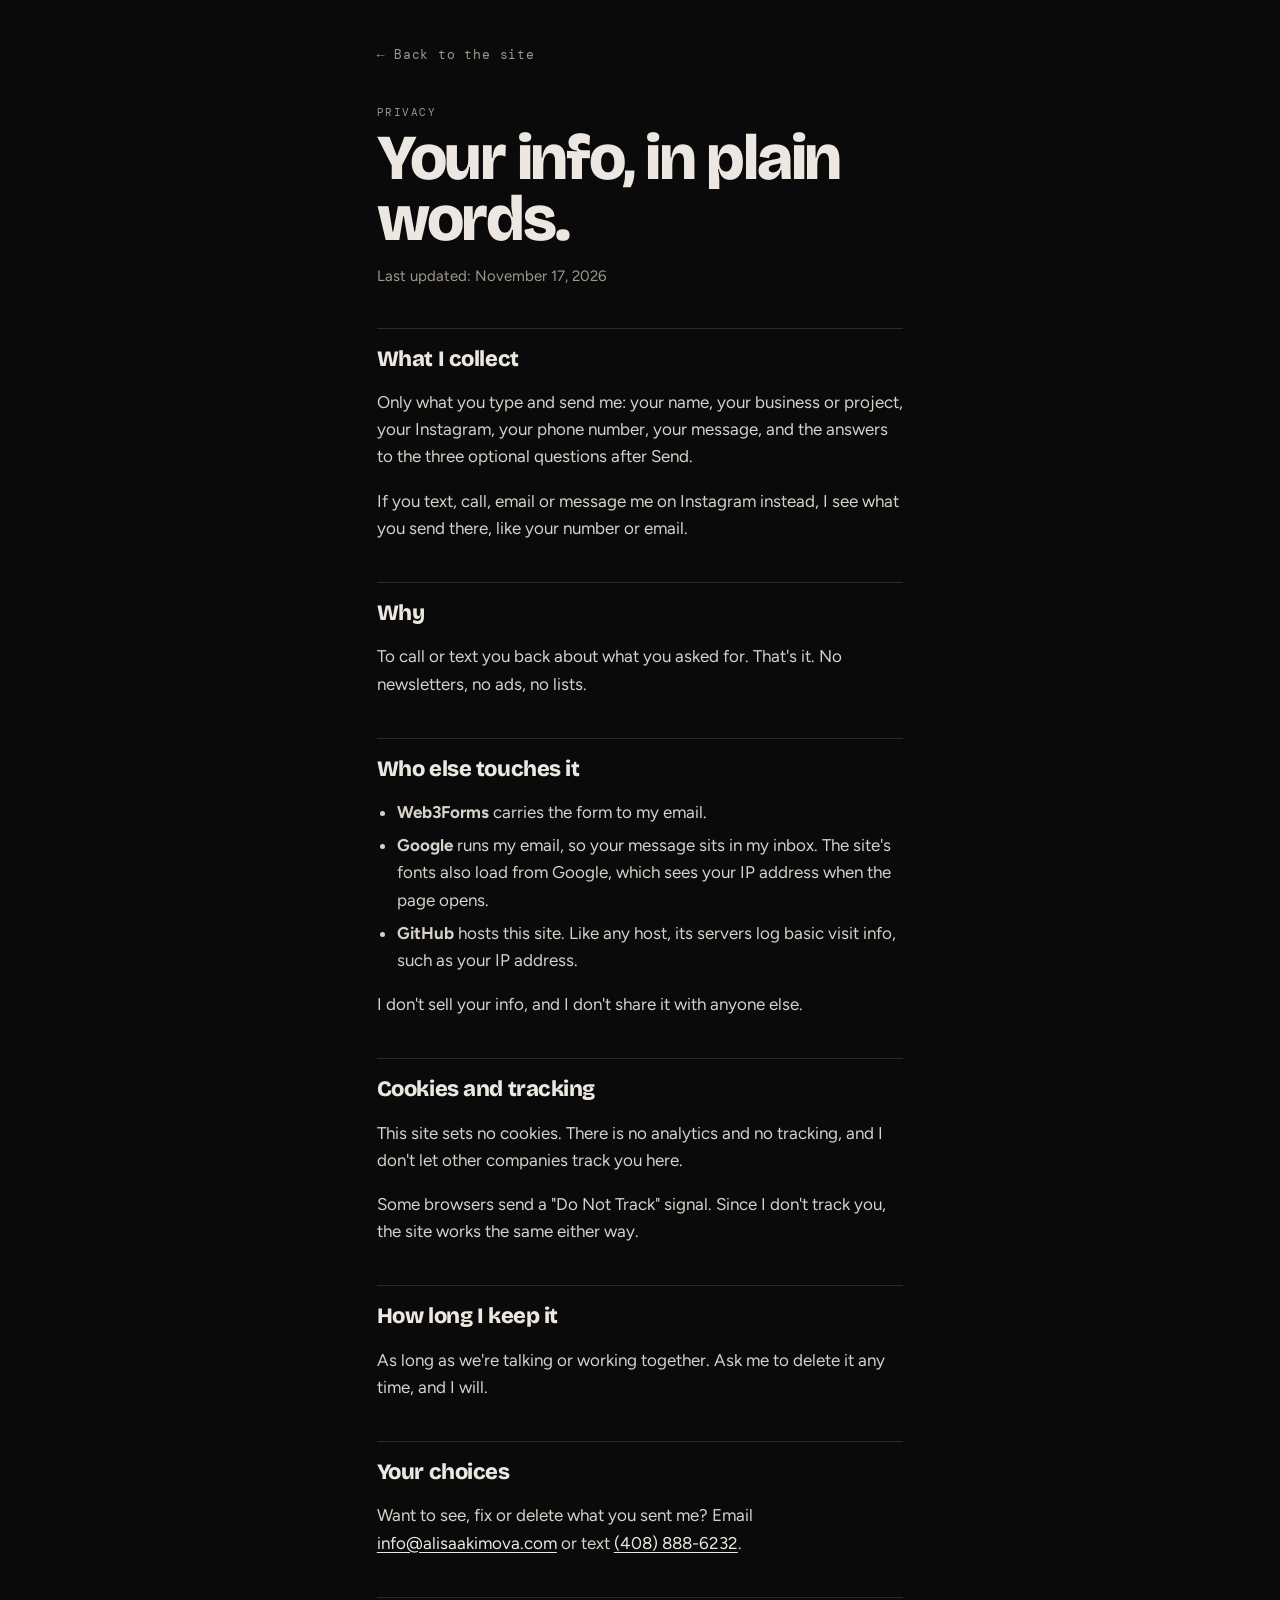
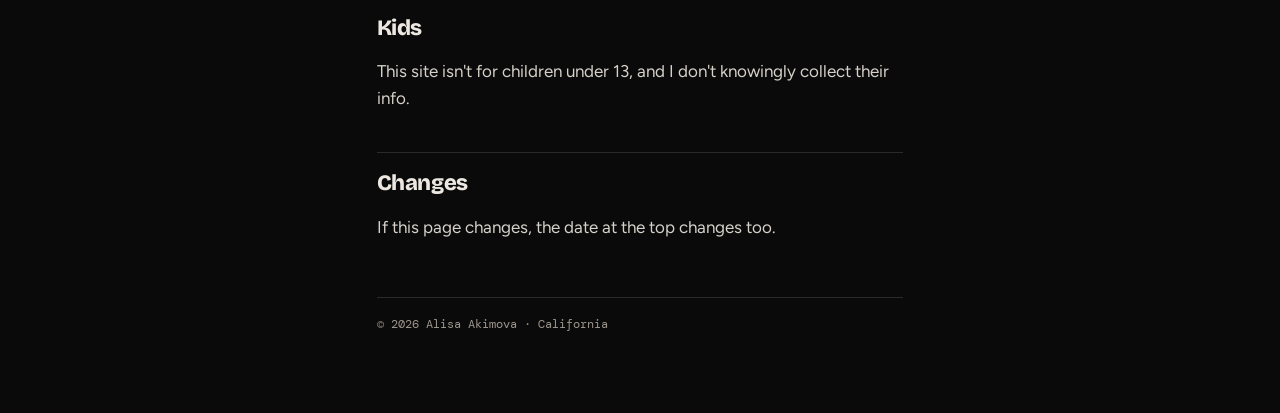
<file: privacy.html>
<!doctype html>
<html lang="en">
<head>
<meta charset="utf-8">
<meta name="viewport" content="width=device-width,initial-scale=1,viewport-fit=cover">
<title>Privacy · Alisa Akimova</title>
<meta name="description" content="What happens to the info you send through alisaakimova.com.">
<meta name="theme-color" content="#0a0a0b">
<meta name="color-scheme" content="dark">
<link rel="icon" href="/favicon.ico" sizes="any">
<link rel="stylesheet" href="https://fonts.googleapis.com/css2?family=Bricolage+Grotesque:opsz,wght@12..96,800&family=Figtree:wght@400;500&family=DM+Mono:wght@400&display=swap">
<style>
:root{--bg:#0a0a0b;--ink:#ECE8E1;--muted:#9E978D;--line:rgba(236,232,225,.14);--accent:#E5362A}
*{box-sizing:border-box}
body{margin:0;background:var(--bg);color:var(--ink);font:17px/1.6 Figtree,system-ui,-apple-system,"Segoe UI",sans-serif;-webkit-font-smoothing:antialiased}
main{max-width:680px;margin:0 auto;padding:calc(40px + env(safe-area-inset-top,0px)) 6% 80px}
a{color:var(--ink);text-underline-offset:3px}
a:focus-visible{outline:2px solid var(--accent);outline-offset:3px}
.back{font:13px/1 "DM Mono",ui-monospace,Menlo,monospace;letter-spacing:.06em;color:var(--muted);text-decoration:none}
.eyebrow{margin-top:40px;font:11px/1 "DM Mono",ui-monospace,Menlo,monospace;letter-spacing:.14em;text-transform:uppercase;color:var(--muted)}
h1{margin:10px 0 0;font:800 clamp(40px,10vw,64px)/.95 "Bricolage Grotesque","Helvetica Neue",Arial,sans-serif;letter-spacing:-.035em}
.date{margin:14px 0 0;color:var(--muted);font-size:15px}
h2{margin:40px 0 0;padding-top:18px;border-top:1px solid var(--line);font:800 22px/1.15 "Bricolage Grotesque","Helvetica Neue",Arial,sans-serif;letter-spacing:-.02em}
p,li{color:#d6d1c9}
ul{padding-left:20px}
li{margin:6px 0}
footer{margin-top:56px;padding-top:18px;border-top:1px solid var(--line);font:12px/1.4 "DM Mono",ui-monospace,Menlo,monospace;color:var(--muted)}
</style>
</head>
<body>
<main>
<a class="back" href="/">← Back to the site</a>
<div class="eyebrow">Privacy</div>
<h1>Your info, in plain words.</h1>
<p class="date">Last updated: November 17, 2026</p>

<h2>What I collect</h2>
<p>Only what you type and send me: your name, your business or project, your Instagram, your phone number, your message, and the answers to the three optional questions after Send.</p>
<p>If you text, call, email or message me on Instagram instead, I see what you send there, like your number or email.</p>

<h2>Why</h2>
<p>To call or text you back about what you asked for. That's it. No newsletters, no ads, no lists.</p>

<h2>Who else touches it</h2>
<ul>
<li><b>Web3Forms</b> carries the form to my email.</li>
<li><b>Google</b> runs my email, so your message sits in my inbox. The site's fonts also load from Google, which sees your IP address when the page opens.</li>
<li><b>GitHub</b> hosts this site. Like any host, its servers log basic visit info, such as your IP address.</li>
</ul>
<p>I don't sell your info, and I don't share it with anyone else.</p>

<h2>Cookies and tracking</h2>
<p>This site sets no cookies. There is no analytics and no tracking, and I don't let other companies track you here.</p>
<p>Some browsers send a "Do Not Track" signal. Since I don't track you, the site works the same either way.</p>

<h2>How long I keep it</h2>
<p>As long as we're talking or working together. Ask me to delete it any time, and I will.</p>

<h2>Your choices</h2>
<p>Want to see, fix or delete what you sent me? Email <a href="mailto:info@alisaakimova.com">info@alisaakimova.com</a> or text <a href="tel:+14088886232">(408) 888-6232</a>.</p>

<h2>Kids</h2>
<p>This site isn't for children under 13, and I don't knowingly collect their info.</p>

<h2>Changes</h2>
<p>If this page changes, the date at the top changes too.</p>

<footer>© 2026 Alisa Akimova · California</footer>
</main>
</body>
</html>
</file>
<file: css/base.css>
/* Alisa Akimova · base kit (her look: Wash ground, red accent (was orange until Oct 25 2026), Bricolage/Figtree/DM Mono/Caveat, grain). Do not change tokens. Add your own layout CSS after this file. */

/* Wash: near-black ground, her own photos blurred far behind the page (they change as you scroll), film grain on top.
   Red accent (camera REC red, her pick Oct 25 2026) on the buttons, the underline and the lines. Single dark look by design.
   Tokens: bg gradient stops, ink, muted, accent red. Type: Bricolage (display), Figtree (body), DM Mono (labels), Caveat (hand). */
:root{
  color-scheme:dark;
  --g0:#0a0a0b; --g1:#0e0d0f; --g2:#0b0b0c; --g3:#09090a;
  --ink:#ECE8E1; --muted:#9E978D; --dim:#625C54; --line:rgba(236,232,225,.14); --line2:rgba(236,232,225,.3);
  --accent:#E5362A; --accent-ink:#120c08; --glass:rgba(10,10,11,.5);
  --display:"Bricolage Grotesque","Helvetica Neue",Arial,sans-serif;
  --sans:"Figtree",system-ui,-apple-system,"Segoe UI",Roboto,sans-serif;
  --mono:"DM Mono",ui-monospace,Menlo,Consolas,monospace;
  --hand:"Caveat","Segoe Script",cursive;
}
*{box-sizing:border-box}
html{background:var(--g3)}
body{margin:0;min-height:100%;color:var(--ink);font:16px/1.5 var(--sans);-webkit-font-smoothing:antialiased;overflow-x:hidden;
  background:linear-gradient(180deg,var(--g0) 0%,var(--g1) 28%,var(--g2) 62%,var(--g3) 100%) no-repeat;background-size:100% 100%}
a{color:inherit}
button{font:inherit;color:inherit;background:none;border:0;cursor:pointer;-webkit-tap-highlight-color:transparent}
.grain{position:fixed;inset:-24px;pointer-events:none;z-index:30;opacity:.06;will-change:transform;background-size:320px 320px;
  background-image:url("data:image/svg+xml;utf8,<svg xmlns='http://www.w3.org/2000/svg' width='320' height='320'><filter id='n'><feTurbulence type='fractalNoise' baseFrequency='.9' numOctaves='2' stitchTiles='stitch'/><feColorMatrix values='0 0 0 0 .5 0 0 0 0 .5 0 0 0 0 .5 0 0 0 .9 0'/></filter><rect width='100%' height='100%' filter='url(%23n)'/></svg>");
  animation:grain 1.6s steps(4) infinite}
@keyframes grain{0%{transform:translate(0,0)}25%{transform:translate(-12px,8px)}50%{transform:translate(8px,-14px)}75%{transform:translate(-10px,-6px)}100%{transform:translate(0,0)}}
body.playing .grain{opacity:.03}
/* the wash: pre-blurred photos, fixed behind the content; sections sit above it */
.wash{position:fixed;inset:0;z-index:0;pointer-events:none;transition:opacity .6s}
.wash img{position:absolute;inset:-4%;width:108%;height:108%;max-width:none;object-fit:cover;opacity:0;transition:opacity 1.2s ease}
.wash img.on{opacity:.5}
.wash::after{content:"";position:absolute;inset:0;background:linear-gradient(180deg,rgba(10,10,11,.25),rgba(10,10,11,.78))}
body.playing .wash,body.lb-open .wash{opacity:.45}
section,footer{position:relative;z-index:1}
@media (prefers-reduced-motion:reduce){.grain{animation:none}}

.wrap{padding-inline:6%}
.top{position:fixed;inset:0 0 auto 0;z-index:40;display:flex;justify-content:space-between;align-items:center;padding:calc(12px + env(safe-area-inset-top,0px)) 18px 12px;pointer-events:none;transition:transform .3s}
.top>*{pointer-events:auto}
.top.hide{transform:translateY(-130%)}
.mark{font:800 15px/1 var(--display);letter-spacing:-.01em;text-decoration:none;padding:14px 0;margin:-14px 0}
.menu-btn{font:500 13px/1 var(--sans);padding:10px 14px;border-radius:999px;border:1px solid var(--line2);background:var(--glass);-webkit-backdrop-filter:blur(8px);backdrop-filter:blur(8px);min-height:44px}
.menu{position:fixed;inset:0;z-index:60;overscroll-behavior:contain;background:var(--g0);display:grid;place-items:center;text-align:center;opacity:0;visibility:hidden;transition:opacity .45s,visibility 0s linear .45s}
.menu.on{opacity:1;visibility:visible;transition:opacity .45s}
.menu .name{font:800 clamp(44px,12vw,120px)/0.95 var(--display);letter-spacing:-.03em;margin:0}
.menu .name i{display:block;font:500 clamp(22px,5vw,38px)/1.2 var(--hand);color:var(--accent);margin-top:8px}
.menu nav{display:flex;flex-direction:column;gap:14px;margin-top:34px}
.menu nav a{font:300 clamp(22px,4vw,34px)/1.1 var(--display);text-decoration:none;color:var(--muted);opacity:0;transform:translateY(8px);transition:.4s}
.menu.on nav a{opacity:1;transform:none}
.menu.on nav a:nth-child(2){transition-delay:.08s}.menu.on nav a:nth-child(3){transition-delay:.16s}.menu.on nav a:nth-child(4){transition-delay:.24s}.menu.on nav a:nth-child(5){transition-delay:.32s}.menu.on nav a:nth-child(6){transition-delay:.4s}.menu.on nav a:nth-child(7){transition-delay:.48s}.menu.on nav a:nth-child(8){transition-delay:.56s}.menu.on nav a:nth-child(9){transition-delay:.64s}
.menu nav a:hover{color:var(--ink)}
.menu nav a.go{color:var(--accent);font-weight:500}
.menu .close{position:absolute;top:calc(14px + env(safe-area-inset-top,0px));right:18px;font-size:22px;width:44px;height:44px;border-radius:50%;border:1px solid var(--line2)}

/* hero */
.hero{min-height:100svh;display:flex;flex-direction:column;justify-content:flex-end;padding:calc(84px + env(safe-area-inset-top,0px)) 6% calc(56px + env(safe-area-inset-bottom,0px))}
.hero .down{margin-top:34px;font:11px/1 var(--mono);letter-spacing:.14em;text-transform:uppercase;color:var(--muted);text-decoration:none;align-self:flex-start;padding:12px 0}
.meet{min-height:100svh;display:flex;flex-direction:column;justify-content:center;padding-bottom:40px}
.meet .intro{margin-top:26px}
.intro{position:relative;aspect-ratio:16/9;max-height:none;width:100%;border:1px solid var(--line);border-radius:4px;display:grid;place-items:center;text-align:center;padding:24px;text-decoration:none;color:inherit;
  background:linear-gradient(160deg,rgba(234,228,217,.04),rgba(234,228,217,0) 60%)}
.intro .corner{position:absolute;width:22px;height:22px;border:1px solid var(--line2)}
.intro .c1{top:-1px;left:-1px;border-right:0;border-bottom:0}.intro .c2{top:-1px;right:-1px;border-left:0;border-bottom:0}.intro .c3{bottom:-1px;left:-1px;border-right:0;border-top:0}.intro .c4{bottom:-1px;right:-1px;border-left:0;border-top:0}
.intro .t{font:500 clamp(16px,4vw,22px)/1.3 var(--display);color:var(--muted);max-width:18ch}
.intro .t small{display:block;font:11px/1 var(--mono);letter-spacing:.14em;text-transform:uppercase;color:var(--dim);margin-bottom:12px}
.intro .see{display:table;margin:18px auto 0;font:500 13px/1 var(--sans);color:var(--accent);border-bottom:1px solid var(--accent);padding-bottom:3px}
.under{padding:22px 0 0}
h1{margin:0;font:800 clamp(58px,17vw,176px)/0.88 var(--display);letter-spacing:-.04em}
.scribble{display:block;width:min(420px,78%);height:16px;margin-top:10px;color:var(--accent)}
.one{margin:14px 0 0;font:300 clamp(18px,4.4vw,24px)/1.3 var(--display);color:var(--muted);max-width:30ch}
.row{display:flex;gap:10px;margin-top:20px;flex-wrap:wrap}
.btn{display:inline-flex;align-items:center;justify-content:center;gap:8px;min-height:50px;padding:12px 20px;border-radius:999px;border:1px solid var(--line2);font:500 15px/1 var(--sans);text-decoration:none;color:var(--ink);background:transparent}
.btn.accent{background:var(--accent);color:var(--accent-ink);border-color:var(--accent)}
.btn.solid{background:var(--ink);color:var(--g0);border-color:var(--ink)}
.ph{border-bottom:1px dashed var(--dim);color:var(--muted)}

/* sections */
section{padding:72px 6% 0}
.eyebrow{font:11px/1 var(--mono);letter-spacing:.14em;text-transform:uppercase;color:var(--muted)}
h2{font:800 clamp(30px,7vw,60px)/0.98 var(--display);letter-spacing:-.03em;margin:8px 0 0}
.lede{font:300 clamp(17px,4vw,22px)/1.35 var(--display);color:var(--muted);margin:12px 0 0;max-width:34ch}

/* featured work */
.grid{display:grid;grid-template-columns:1fr;gap:14px;margin-top:28px}
.work{position:relative;border-radius:10px;overflow:hidden;background:#0c0b0a;display:block;width:100%;text-align:left;padding:0;aspect-ratio:16/9}
.work.portrait{aspect-ratio:9/16;width:100%;max-height:none}
.pair{display:grid;grid-template-columns:1fr 1fr;gap:10px}
.row3{display:flex;overflow-x:auto;gap:10px;margin-inline:-6vw;padding:0 6vw 8px;scroll-padding-inline:6vw;scroll-snap-type:x proximity;scrollbar-width:none;overscroll-behavior-x:contain}
.row3::-webkit-scrollbar{display:none}
.row3 .work{flex:0 0 68%;scroll-snap-align:start;aspect-ratio:9/16}
.row4{display:flex;overflow-x:auto;gap:10px;margin-inline:-6vw;padding:0 6vw 8px;scroll-padding-inline:6vw;scroll-snap-type:x proximity;scrollbar-width:none;overscroll-behavior-x:contain}
.row4::-webkit-scrollbar{display:none}
.row4 .work{flex:0 0 82%;scroll-snap-align:start;aspect-ratio:16/9}
.row3 .work .cap b,.row4 .work .cap b{font-size:16px}
.row4 .work .cap .pl{width:38px;height:38px}

.work video,.work img{position:absolute;inset:0;width:100%;height:100%;object-fit:cover;display:block}
.work video{opacity:0;transition:opacity .3s}
.work.playing video{opacity:1}
.work .veil{position:absolute;inset:0;background:linear-gradient(180deg,rgba(12,11,10,.08) 0%,rgba(12,11,10,0) 30%,rgba(12,11,10,.8) 100%);pointer-events:none;transition:opacity .3s}
.work.playing .veil{opacity:0}
.work .cap{position:absolute;left:16px;right:16px;bottom:14px;display:flex;justify-content:space-between;align-items:flex-end;gap:12px;pointer-events:none;transition:opacity .3s}
.work.playing .cap{opacity:0}
.work.playing.paused .cap{opacity:1}
.work.playing.paused .cap b,.work.playing.paused .cap span{visibility:hidden}
.work .cap b{display:block;font:800 clamp(18px,4.5vw,26px)/1.05 var(--display);letter-spacing:-.02em}
.work .cap span{display:block;font:11px/1.5 var(--mono);letter-spacing:.06em;color:rgba(234,228,217,.7);margin-top:4px}
.work .cap .pl{flex:0 0 auto;width:46px;height:46px;border-radius:50%;border:1px solid rgba(234,228,217,.5);display:grid;place-items:center;background:rgba(12,11,10,.55)}
.work .stop{position:absolute;top:10px;right:10px;width:44px;height:44px;border-radius:50%;background:rgba(12,11,10,.55);border:1px solid rgba(234,228,217,.35);color:#EAE4D9;display:none;place-items:center;font-size:14px}
.work.playing .stop{display:grid}
.work.loading .pl{animation:pulse 1s ease-in-out infinite}@keyframes pulse{50%{opacity:.35}}
.work.muted::after{content:"tap for sound";position:absolute;left:12px;top:14px;font:11px/1 var(--mono);letter-spacing:.08em;text-transform:uppercase;color:rgba(234,228,217,.8)}
.f input,.f textarea,.fold input{appearance:none;-webkit-appearance:none;border-radius:0}
.hp{position:absolute;left:-9999px;opacity:0;width:1px;height:1px}
input:-webkit-autofill,input:-webkit-autofill:focus{-webkit-text-fill-color:var(--ink);-webkit-box-shadow:0 0 0 1000px var(--g1) inset;caret-color:var(--ink);transition:background-color 9999s}
html{scroll-behavior:smooth}@media (prefers-reduced-motion:reduce){html{scroll-behavior:auto}}
section{scroll-margin-top:12px}
a{-webkit-tap-highlight-color:transparent}
.credit{margin-top:8px;font:11px/1.5 var(--mono);letter-spacing:.04em;color:var(--muted)}

/* slides: every strip of work swipes sideways (arrows on a computer) */
.slides{margin-top:28px}
.slides+.slides{margin-top:40px}
.slides .label{font:11px/1 var(--mono);letter-spacing:.14em;text-transform:uppercase;color:var(--muted);margin:0 0 12px}
.slides .track{display:flex;overflow-x:auto;gap:10px;margin-inline:-6vw;padding:0 6vw 8px;scroll-padding-inline:6vw;scroll-snap-type:x proximity;scrollbar-width:none;overscroll-behavior-x:contain}
.slides .track::-webkit-scrollbar{display:none}
.slides .track>.work,.slides .track>.cover{scroll-snap-align:start}
.slides .track>.work.film{flex:0 0 88%;aspect-ratio:16/9}
.slides .track>.work.tall{flex:0 0 62%;aspect-ratio:9/16}
.bts .track>.work{flex:0 0 46%;aspect-ratio:9/16}
.strip-foot{display:flex;justify-content:space-between;align-items:center;gap:16px;margin-top:10px}
.strip-foot .hint{font:11px/1.5 var(--mono);letter-spacing:.06em;color:var(--muted);text-transform:uppercase}
.strip-foot .arrows{display:none;gap:8px}
.strip-foot .arrows button{width:44px;height:44px;border-radius:50%;border:1px solid var(--line2);background:var(--glass);display:grid;place-items:center;color:var(--ink);transition:.2s}
.strip-foot .arrows button:hover{border-color:var(--ink)}
.strip-foot .arrows button:disabled{opacity:.3;cursor:default}
.strip-line{height:1px;background:var(--line);margin-top:12px;position:relative;overflow:hidden}
.strip-line i{position:absolute;left:0;top:0;height:100%;width:20%;background:var(--accent);transition:transform .25s,width .25s}
.bts .work .cap b,.slides .track>.work.tall .cap b{font-size:15px}

/* photos */
.cover{position:relative;display:block;flex:0 0 72%;aspect-ratio:4/5;border-radius:10px;overflow:hidden;background:#0c0b0a;padding:0;text-align:left}
.cover img{position:absolute;inset:0;width:100%;height:100%;object-fit:cover;display:block;transition:transform .6s ease}
.cover:hover img{transform:scale(1.03)}
.cover .veil{position:absolute;inset:0;background:linear-gradient(180deg,rgba(12,11,10,0) 50%,rgba(12,11,10,.78));pointer-events:none}
.cover .cap{position:absolute;left:16px;right:16px;bottom:14px;display:flex;justify-content:space-between;align-items:flex-end;gap:12px}
.cover .cap b{display:block;font:800 clamp(18px,4.5vw,26px)/1.05 var(--display);letter-spacing:-.02em}
.cover .cap span{display:block;font:11px/1.5 var(--mono);letter-spacing:.06em;color:rgba(234,228,217,.7);margin-top:4px}
.cover.soon{border:1px dashed var(--line2);background:transparent;display:grid;place-items:center;color:var(--dim);font:11px/1.6 var(--mono);letter-spacing:.12em;text-transform:uppercase;text-align:center;padding:24px}
.lb{position:fixed;inset:0;z-index:80;background:#0c0b0a;opacity:0;visibility:hidden;transition:opacity .35s,visibility 0s linear .35s}
.lb.on{opacity:1;visibility:visible;transition:opacity .35s}
.lb .track{position:absolute;inset:0;display:flex;overflow-x:auto;overflow-y:hidden;overscroll-behavior:contain;touch-action:pan-x;scroll-snap-type:x mandatory;scrollbar-width:none;-webkit-overflow-scrolling:touch}
.lb .track::-webkit-scrollbar{display:none}
.lb figure{flex:0 0 100%;height:100%;margin:0;scroll-snap-align:center;padding:calc(56px + env(safe-area-inset-top,0px)) 12px calc(48px + env(safe-area-inset-bottom,0px))}
.lb figure img{width:100%;height:100%;object-fit:contain;display:block}
.lb .top{position:absolute;inset:0 0 auto 0;z-index:2;display:flex;justify-content:space-between;align-items:center;padding:calc(12px + env(safe-area-inset-top,0px)) 18px 12px;pointer-events:none}
.lb .top>*{pointer-events:auto}
.lb .title{font:500 13px/1.3 var(--sans);color:var(--muted)}
.lb .title b{display:block;color:var(--ink);font-weight:600}
.lb .close{width:44px;height:44px;border-radius:50%;border:1px solid var(--line2);background:var(--glass);display:grid;place-items:center}
.lb .count{position:absolute;left:50%;bottom:calc(16px + env(safe-area-inset-bottom,0px));transform:translateX(-50%);font:11px/1 var(--mono);letter-spacing:.1em;color:var(--muted)}
.lb .nav{position:absolute;top:50%;transform:translateY(-50%);width:48px;height:48px;border-radius:50%;border:1px solid var(--line2);background:var(--glass);display:none;place-items:center;z-index:2;color:var(--ink)}
.lb .nav.prev{left:18px}.lb .nav.next{right:18px}
body.lb-open{overflow:hidden}

/* about */
.about .body{display:grid;gap:22px;margin-top:26px}
.about .photo{aspect-ratio:4/5;max-width:420px;border-radius:8px;border:1px dashed var(--line2);display:grid;place-items:center;color:var(--dim);font:11px/1 var(--mono);letter-spacing:.12em;text-transform:uppercase}
.about img.photo{border:0;display:block;width:100%;object-fit:cover;filter:saturate(.85) contrast(1.05)}
.lines{display:grid;gap:10px;font:300 clamp(19px,4.6vw,26px)/1.3 var(--display)}
.chips{display:flex;flex-wrap:wrap;gap:8px}
.chips span{font:13px/1 var(--sans);padding:10px 13px;border:1px solid var(--line);border-radius:999px;color:var(--muted)}

/* how it starts */
.steps{display:grid;gap:26px;margin-top:30px}
.step{display:grid;grid-template-columns:auto 1fr;gap:16px;align-items:baseline;border-top:1px solid var(--line);padding-top:16px}
.step b{font:800 clamp(34px,8vw,56px)/0.9 var(--display);letter-spacing:-.04em;color:var(--accent)}
.step p{margin:0;font:300 clamp(19px,4.6vw,26px)/1.3 var(--display)}
.keep{margin:26px 0 0;padding:0;list-style:none;display:grid;gap:8px;color:var(--muted);font-size:15px}
.keep li::before{content:"— ";color:var(--accent)}
.oneline{margin:26px 0 0;font:500 clamp(22px,5.5vw,34px)/1.2 var(--hand);color:var(--accent)}
.fold{margin-top:28px;border-top:1px solid var(--line);padding-top:14px}
.fold summary{cursor:pointer;list-style:none;display:flex;justify-content:space-between;align-items:center;min-height:44px;font:500 16px/1.2 var(--sans)}
.fold summary::-webkit-details-marker{display:none}
.fold summary::after{content:"+";font:300 26px/1 var(--display);color:var(--accent)}
.fold[open] summary::after{content:"–"}
.fold p{color:var(--muted);margin:6px 0 10px;font-size:14px}
.fold input{width:100%;min-height:46px;background:transparent;border:0;border-bottom:1px solid var(--line2);color:var(--ink);font:16px/1.4 var(--sans);padding:8px 0;margin-bottom:6px}

/* call prep (after Send) */
.prep{position:fixed;inset:0;z-index:65;overscroll-behavior:contain;background:var(--g0);display:grid;place-items:center;padding:6%;opacity:0;visibility:hidden;transition:opacity .4s,visibility 0s linear .4s;overflow:auto}
.prep.on{opacity:1;visibility:visible;transition:opacity .4s}
.prep .box{width:100%;max-width:560px}
.prep .box h3{margin:8px 0 0;font:800 clamp(26px,6vw,44px)/1 var(--display);letter-spacing:-.03em}
.prep .box .lede{margin-top:12px}
.prep .form{margin-top:22px}
.prep .close{position:absolute;top:calc(14px + env(safe-area-inset-top,0px));right:18px;width:44px;height:44px;border-radius:50%;border:1px solid var(--line2);display:grid;place-items:center}

.ways2{display:grid;gap:14px;margin-top:34px}
.way{border-top:1px solid var(--line);padding-top:16px}
.way h3{margin:0;font:800 clamp(22px,5.5vw,32px)/1.05 var(--display);letter-spacing:-.025em}
.way ul{margin:12px 0 0;padding:0;list-style:none;display:grid;gap:8px;font:300 clamp(17px,4.2vw,21px)/1.35 var(--display);color:var(--ink)}
.way ul li{color:var(--muted)}
.way ul li:first-child{color:var(--ink)}
.deal{margin:26px 0 0;font:500 clamp(18px,4.6vw,24px)/1.3 var(--display);color:var(--accent);max-width:34ch}

/* contact */
.form{display:grid;gap:18px;margin-top:26px;max-width:560px}
.f{display:grid;gap:4px}
.f label{font:11px/1 var(--mono);letter-spacing:.12em;text-transform:uppercase;color:var(--muted)}
.f label i{font-style:normal;color:var(--accent);margin-left:8px}
.f input,.f textarea{width:100%;background:transparent;border:0;border-bottom:1px solid var(--line2);color:var(--ink);font:300 20px/1.3 var(--display);padding:8px 0;resize:none}
.f input::placeholder,.f textarea::placeholder,.fold input::placeholder{color:var(--muted);opacity:.7}
.f input:focus,.f textarea:focus{outline:none;border-bottom-color:var(--accent)}
.ways{display:grid;grid-template-columns:1fr 1fr;gap:10px;margin-top:30px;max-width:560px}
.ways .btn{min-height:54px}
.plain{margin-top:18px;font:13px/1.8 var(--mono);color:var(--muted)}
.plain b{color:var(--ink);font-weight:400}
.copy{font:11px/1 var(--mono);letter-spacing:.08em;text-transform:uppercase;border:1px solid var(--line);border-radius:999px;padding:6px 10px;margin-left:8px;color:var(--muted)}
footer{padding:40px 6% calc(110px + env(safe-area-inset-bottom,0px));display:flex;justify-content:space-between;gap:12px;flex-wrap:wrap;font:12px/1.4 var(--mono);color:var(--muted)}
footer a{text-decoration:none}

.bar{position:fixed;left:0;right:0;bottom:0;z-index:45;display:flex;justify-content:center;transform:translateY(120%);transition:.3s}
.bar.on{transform:none}
.bar .in{display:flex;gap:10px;padding:10px 16px calc(10px + env(safe-area-inset-bottom,0px));width:100%;max-width:560px}
.bar .btn{flex:1;background:var(--ink);color:var(--g0);border-color:var(--ink);box-shadow:0 10px 30px rgba(0,0,0,.35)}
.bar .btn.ghost{background:var(--glass);color:var(--ink);border-color:var(--line2);-webkit-backdrop-filter:blur(8px);backdrop-filter:blur(8px)}
.toast{position:fixed;left:50%;bottom:calc(84px + env(safe-area-inset-bottom,0px));transform:translateX(-50%) translateY(8px);background:var(--ink);color:var(--g0);font:500 13px/1 var(--sans);padding:11px 16px;border-radius:999px;opacity:0;pointer-events:none;transition:.25s;z-index:70}
.toast.on{opacity:1;transform:translateX(-50%)}

@media (min-width:900px){
  .hero{padding-bottom:64px}
  .intro{aspect-ratio:16/9;max-height:72svh;max-width:min(1100px,calc(72svh*16/9))}
  .under{padding:0}
  .grid{grid-template-columns:repeat(2,1fr);gap:18px}
  .pair{grid-column:span 2;gap:18px}
  .row3{grid-column:span 2;display:grid;grid-template-columns:repeat(3,1fr);gap:18px;margin-inline:0;padding:0;overflow:visible}
  .row3 .work{flex:none}
  .row4{grid-column:span 2;display:grid;grid-template-columns:repeat(4,1fr);gap:18px;margin-inline:0;padding:0;overflow:visible}
  .row4 .work{flex:none}
  .work.landscape{grid-column:span 2;aspect-ratio:16/9;max-height:80vh;width:min(100%,calc(80vh*16/9));justify-self:center}
  .slides .track{margin-inline:0;padding:0 0 8px;gap:18px}
  .slides .track>.work.film{flex:0 0 min(860px,72%)}
  .slides .track>.work.tall{flex:0 0 280px}
  .bts .track>.work{flex:0 0 240px}
  .photos .track>.cover{flex:0 0 clamp(240px,23.4%,340px)}
  .strip-foot .arrows{display:flex;margin-left:auto}
  .strip-foot .hint{display:none}
  .lb .nav{display:grid}
  .about .body{grid-template-columns:420px 1fr;align-items:start;gap:48px}
  .steps{grid-template-columns:repeat(3,1fr);gap:28px}
  .ways2{grid-template-columns:1fr 1fr;gap:48px}
  .step{grid-template-columns:1fr;gap:12px}
  .contact-grid{display:grid;grid-template-columns:1fr 1fr;gap:48px;align-items:start}
  .ways{grid-template-columns:1fr;margin-top:26px}
  .bar{display:none}
}

/* keyboard focus + form consent (Nov 17 2026) */
:focus-visible{outline:2px solid var(--accent);outline-offset:3px}
.consent{margin:2px 0 0;font:13px/1.5 var(--sans);color:var(--muted);max-width:44ch}
.consent a{color:var(--muted);text-underline-offset:3px}
footer .fl{display:flex;gap:18px}
</file>
